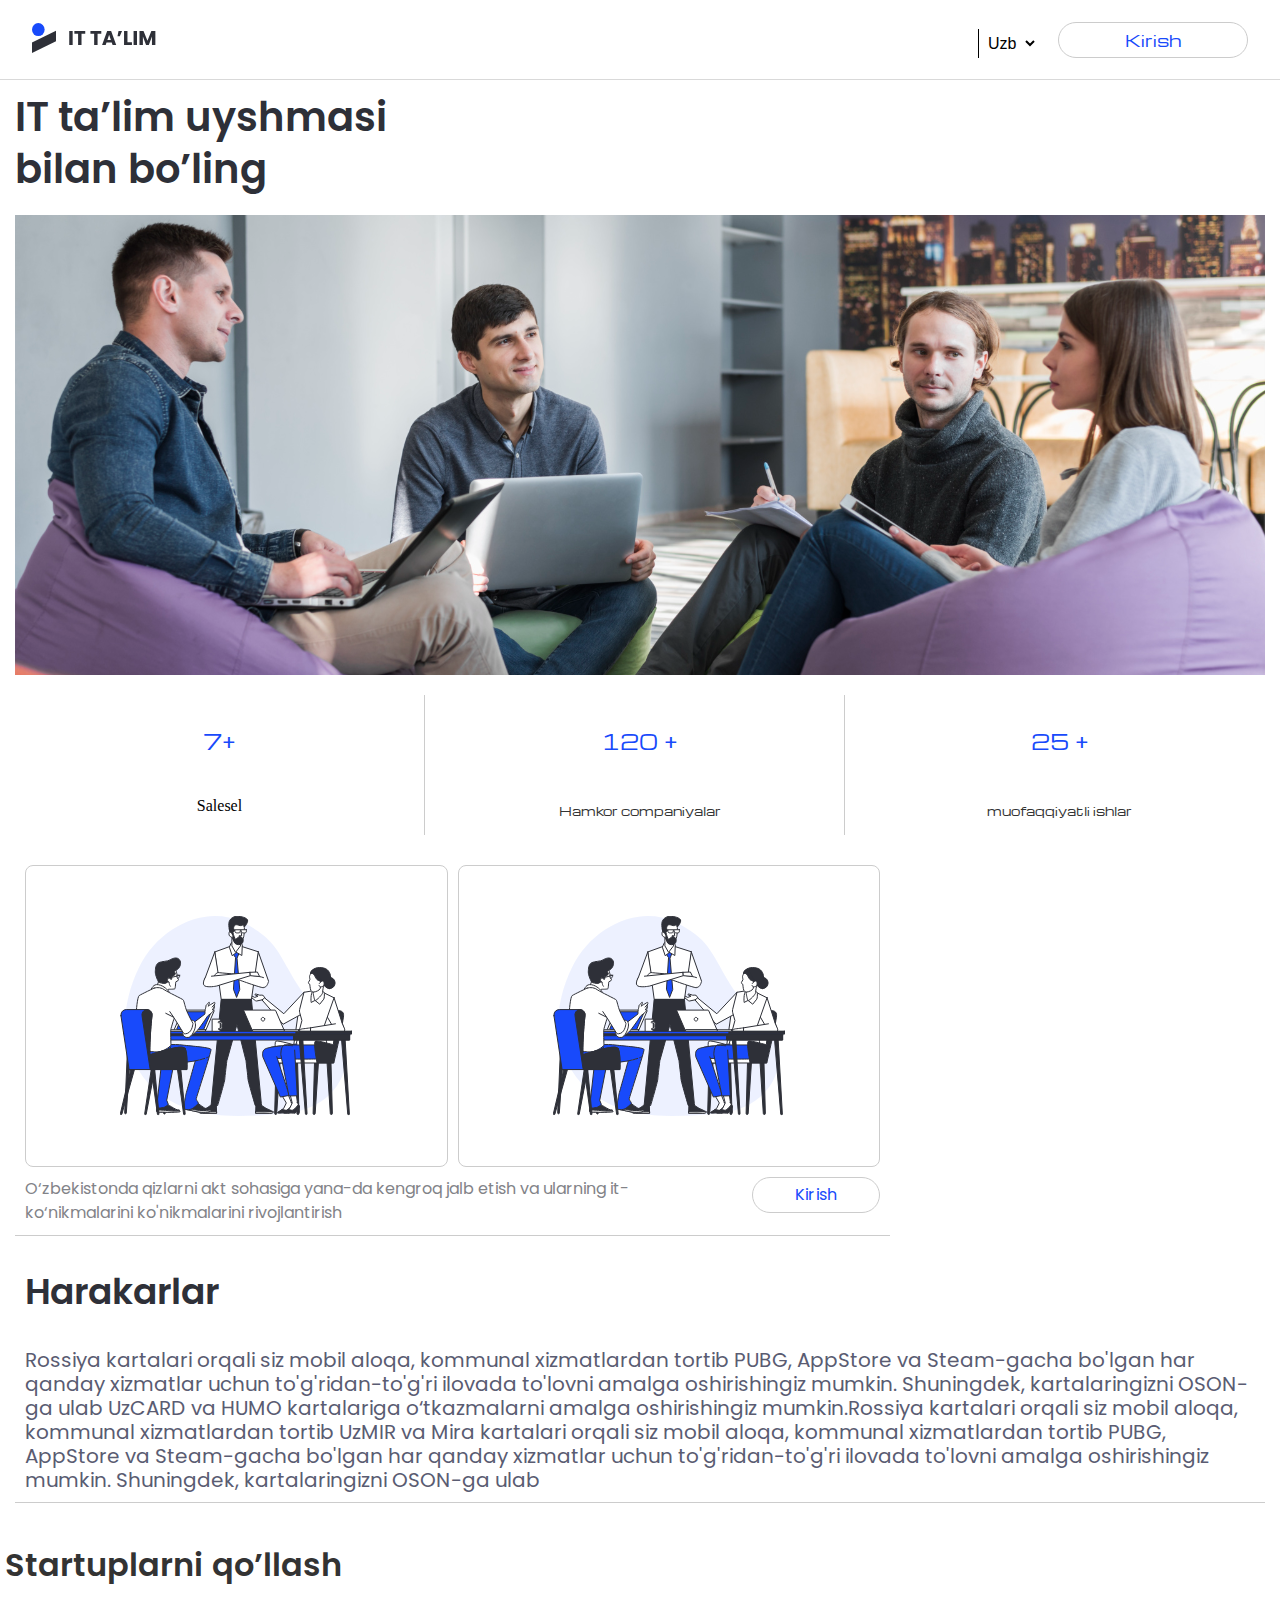
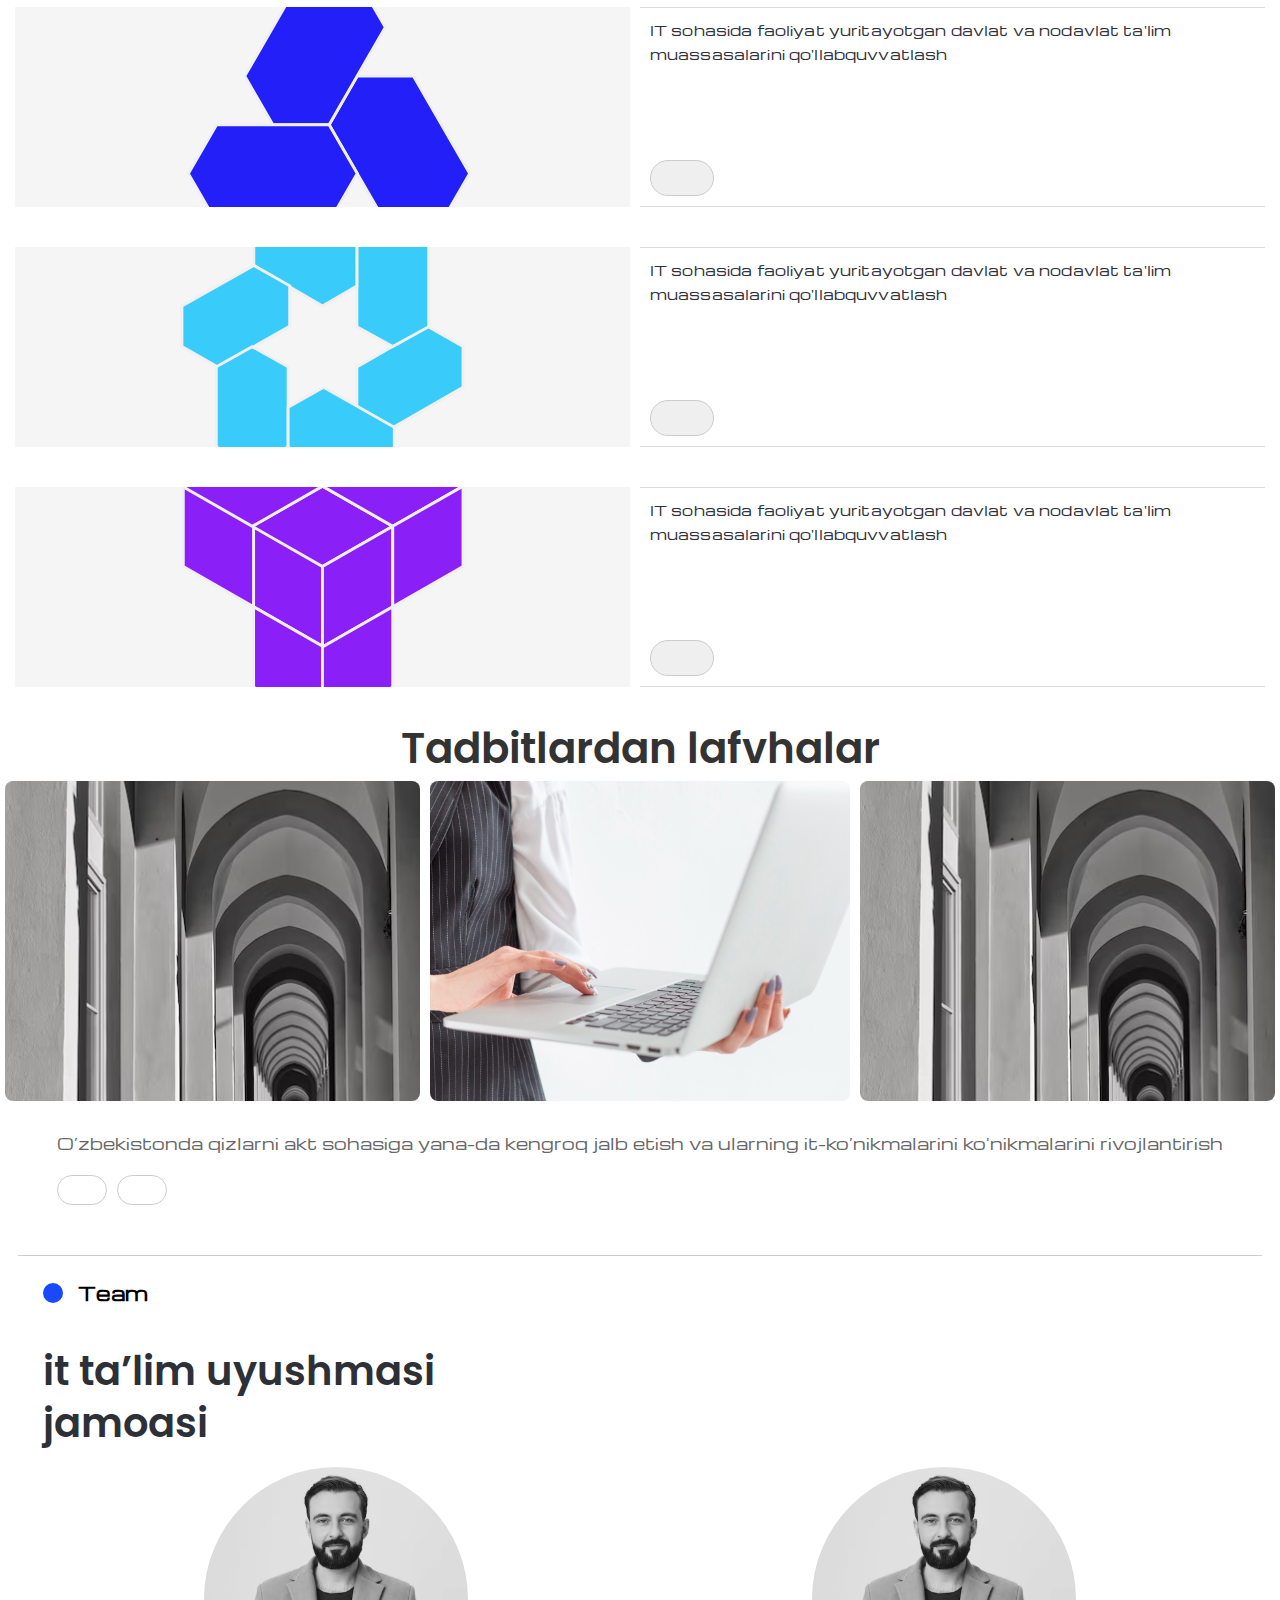
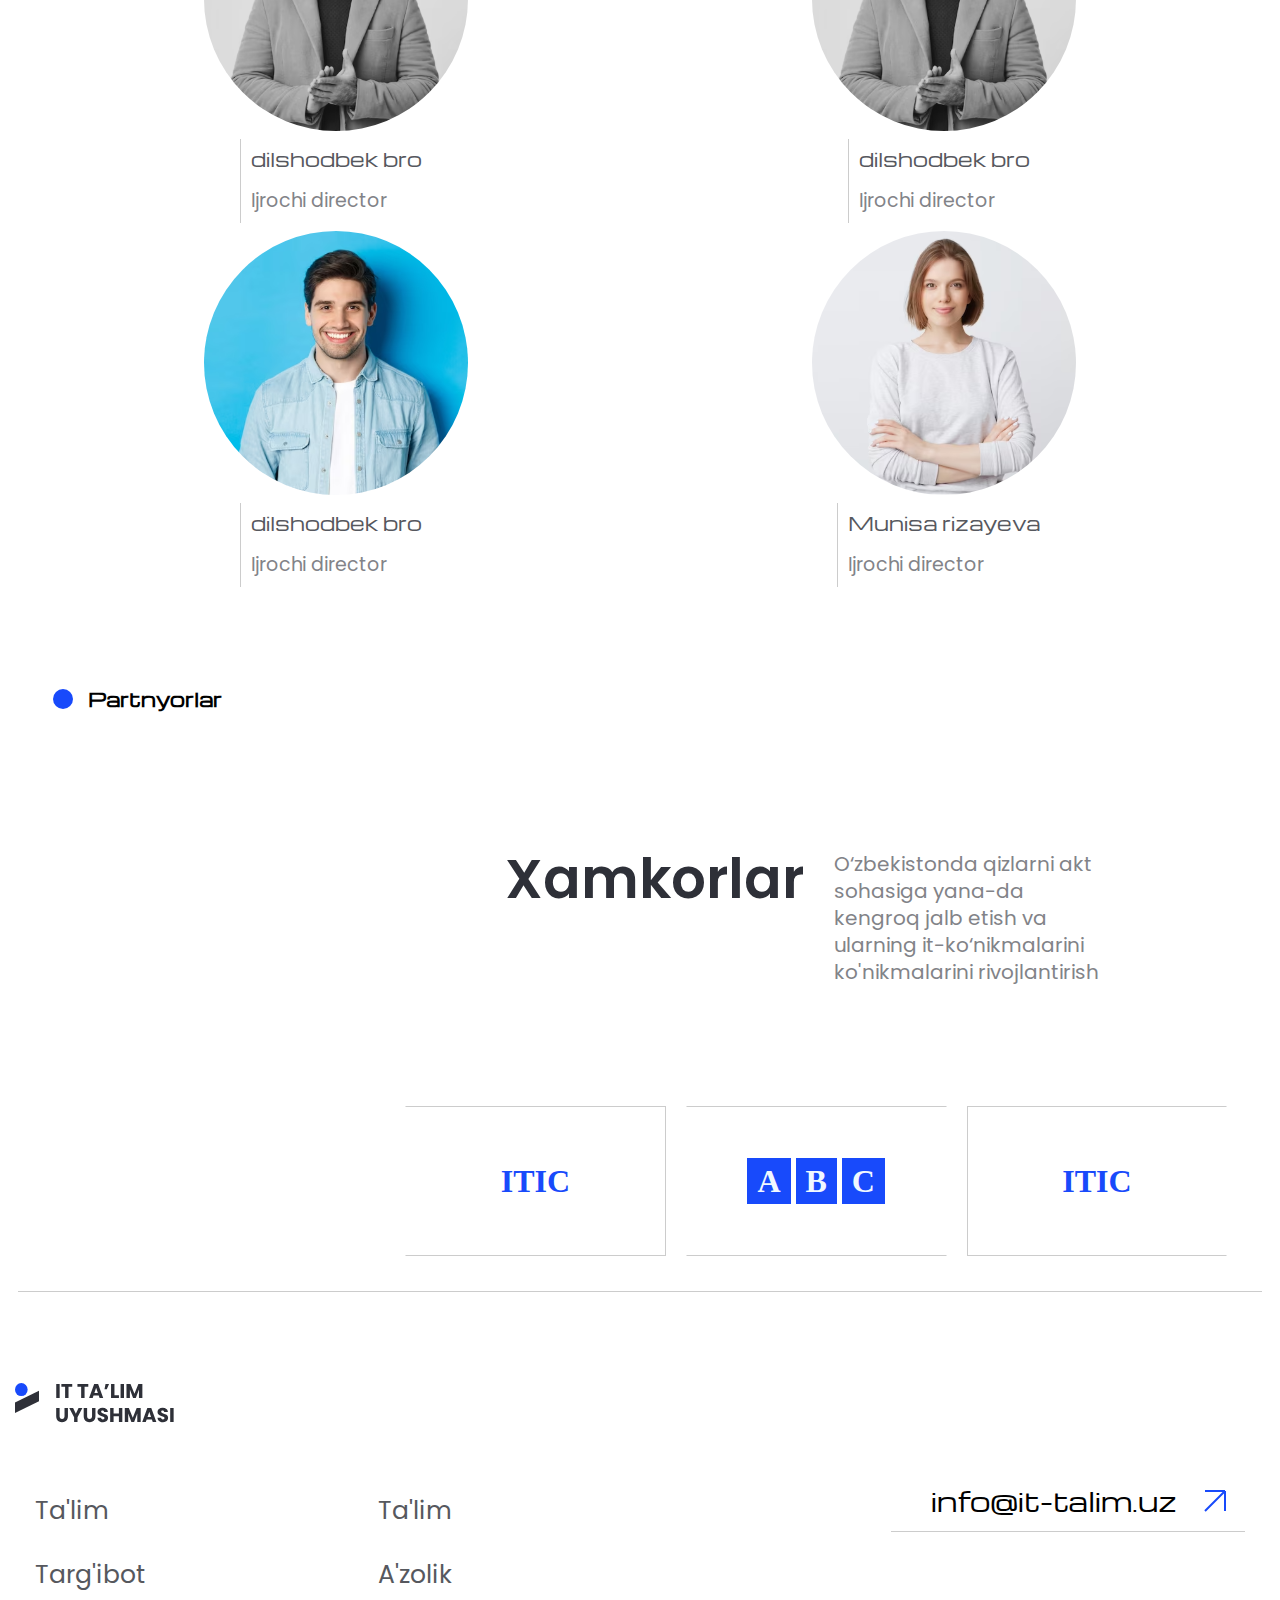
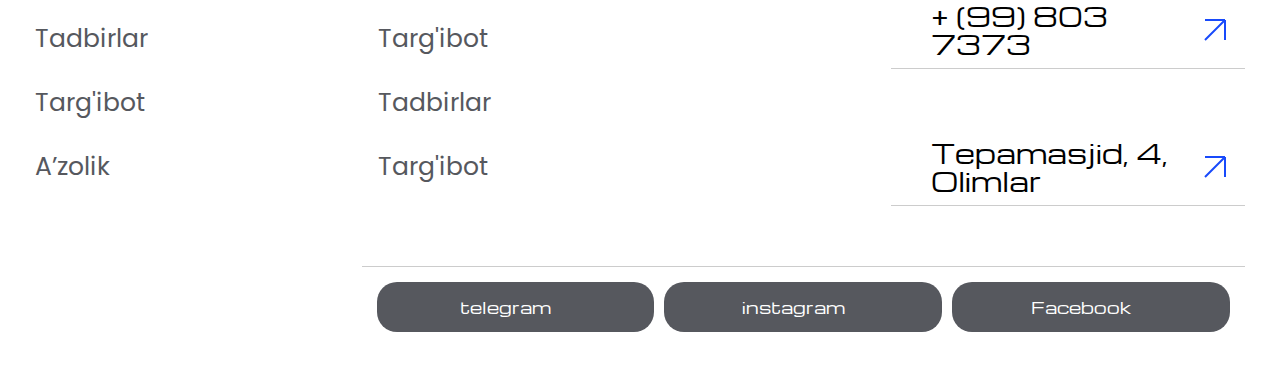
<file: scss/pages/second.html>
<!DOCTYPE html>
<html lang="en">
<head>
    <meta charset="UTF-8">
    <meta name="viewport" content="width=device-width, initial-scale=1.0">
    <title>Second</title>
    <link rel="stylesheet" href="https://cdnjs.cloudflare.com/ajax/libs/font-awesome/6.5.2/css/all.min.css" integrity="sha512-SnH5WK+bZxgPHs44uWIX+LLJAJ9/2PkPKZ5QiAj6Ta86w+fsb2TkcmfRyVX3pBnMFcV7oQPJkl9QevSCWr3W6A==" crossorigin="anonymous" referrerpolicy="no-referrer" />
    <link rel="stylesheet" href="../../css/style.min.css">
</head>
<body>
    <header class="header">
        <nav class="header-nav">
            <div class="header-logo">
               <a href="../../index.html" target="_blank"> <img src="../../img/Frame 48097439.svg" ></a>
            </div>
            <div class="header-right">
                <ul class="header-list ">
                    <li class="header__item"><a href="#about" class="header_link">About</a></li>
                    <li class="header__item"><a href="#maqsad"  class="header_link">Maqsadimiz</a></li>
                    <li class="header__item"><a href="#talim"  class="header_link">Ta'lim</a></li>
                    <li class="header__item"><a href="#" class="header_link">Imkoniyat</a></li>
                    <li class="header__item"><a href="./third.html" target="_blank" class="header_link">A’zolik</a></li>
                    <li class="header__item"><a href="./four.html" target="_blank" class="header_link">Profile</a></li>
                </ul>
            </div>
            <div class="header-bars">
                <div class="header-select">
                    <select name="cars" id="cars">
                        <option value="volvo">Uzb</option>
                        <option value="saab">Eng</option>
                        <option value="opel">Rus</option>
                      </select>
                </div>
                <button class="header-bars-btn">Kirish <span><i class="fa-solid fa-plus"></i></span></button>
               <span class="barses"> <i class="fa-solid fa-bars"></i></span>
            </div>
        </nav>
           </header>
           <div class="" id="overplay"></div>
<main class="main">
<section class="begin">
<div class="begin-items">
    <h2>IT ta’lim uyshmasi <br> bilan bo’ling</h2>
    <div class="begin-img">
        <img src="../../img/odam.svg" >
    </div>
    <div class="begin-cards">
        <div class="begin-cards-card">
            <h1>7+</h1>
            <p>Salesel</p>
        </div>
        <div class="begin-cards-card">
            <h1>120 +</h1>
            <h3>Hamkor  companiyalar</h3>
        </div>
        <div class="begin-cards-card" style="border-right: 1px solid transparent;">
            <h1>25 +</h1>
            <h3>muofaqqiyatli ishlar</h3>
        </div>
    </div>
</div>
<div class="begin-img-item" id="about">
    <div class="bic-cards">
<div class="bic-cards-card">
    <img src="../../img/fg.svg" >
</div>
<div class="bic-cards-card">
    <img src="../../img/fg.svg" >
</div>
    </div>
    <div class="bic-text">
      <div class="bic-text-title">
        <h4>
            O‘zbekistonda qizlarni akt sohasiga yana-da kengroq jalb etish va ularning it-ko‘nikmalarini ko'nikmalarini rivojlantirish 
        </h4>
      </div>
        <button>
            Kirish
        </button>
    </div>
</div>
<div class="movements">
    <h2>Harakarlar</h2>
    <p>Rossiya kartalari orqali siz mobil aloqa, kommunal xizmatlardan tortib PUBG, AppStore va Steam-gacha bo'lgan har qanday xizmatlar uchun to'g'ridan-to'g'ri ilovada to'lovni amalga oshirishingiz mumkin. Shuningdek, kartalaringizni OSON-ga ulab UzCARD va HUMO kartalariga o‘tkazmalarni amalga oshirishingiz mumkin.Rossiya kartalari orqali siz mobil aloqa, kommunal xizmatlardan tortib 
        UzMIR va Mira kartalari orqali siz mobil aloqa, kommunal xizmatlardan tortib PUBG, AppStore va Steam-gacha bo'lgan har qanday xizmatlar uchun to'g'ridan-to'g'ri ilovada to'lovni amalga oshirishingiz mumkin. Shuningdek, kartalaringizni OSON-ga ulab  </p>
</div>
</section>

<section class="startup" id="maqsad">
<div class="startupe">
    <div class="startup-items">
    <h2>Startuplarni qo’llash</h2>
    <div class="startup-card">
        <img src="../../img/star.svg" >
       <div class="startup-card-text">
        <h3>IT sohasida faoliyat yuritayotgan davlat va nodavlat ta'lim muassasalarini qo'llabquvvatlash</h3>
        <button><i class="fa-solid fa-arrow-right"></i></button>
       </div>
    </div>
    <div class="startup-card">
        <img src="../../img/star2.svg" >
        <div class="startup-card-text">
            <h3>IT sohasida faoliyat yuritayotgan davlat va nodavlat ta'lim muassasalarini qo'llabquvvatlash</h3>
            <button><i class="fa-solid fa-arrow-right"></i></button>
           </div>
           </div>
    <div class="startup-card">
        <img src="../../img/star3.svg" >
        <div class="startup-card-text">
            <h3>IT sohasida faoliyat yuritayotgan davlat va nodavlat ta'lim muassasalarini qo'llabquvvatlash</h3>
            <button><i class="fa-solid fa-arrow-right"></i></button>
           </div>
    </div>
</div>
</div>
</section>
<section class="tadbits" id="talim">
<h2>Tadbitlardan lafvhalar</h2>
<div class="tadbits-img">
    <img src="../../img/tadbits.svg" class="tadbits-img-1">
    <img src="../../img/tadbits-2.svg"class="tadbits-img-2" >
    <img src="../../img/tadbits.svg" class="tadbits-img-1">
</div>
<div class="tadbits-text">
    <p>O‘zbekistonda qizlarni akt sohasiga yana-da kengroq jalb etish va ularning it-ko‘nikmalarini ko'nikmalarini rivojlantirish </p>
    <div class="tadbits-text-button">
        <button><i class="fa-solid fa-arrow-left"></i></button>
        <button><i class="fa-solid fa-arrow-right"></i></button>
    </div>
</div>
</section>
<section class="second-team">
    <div class="second-team-link">
        <div class="kuk"></div>
        <h3>Team</h3>
    </div>
<div class="second-team-items">
    <h2>it ta’lim uyushmasi <br> jamoasi</h2>
    <div class="second-team-cards">
        <div class="second-team-card">
            <img src="../../img/dilmurod.svg" >
            <div class="team-card-text">
                <h2>dilshodbek bro</h2>
                <h3>Ijrochi director</h3>
            </div>
        </div>
        <div class="second-team-card">
            <img src="../../img/dilmurod.svg" >
            <div class="team-card-text">
                <h2>dilshodbek bro</h2>
                <h3>Ijrochi director</h3>
            </div>
        </div>
        <div class="second-team-card">
            <img src="../../img/ja.svg" >
            <div class="team-card-text">
                <h2>dilshodbek bro</h2>
                <h3>Ijrochi director</h3>
            </div>
        </div>
        <div class="second-team-card">
            <img src="../../img/women.svg" >
            <div class="team-card-text">
                <h2>Munisa rizayeva</h2>
                <h3>Ijrochi director</h3>
            </div>
        </div>
    </div>
</div>
</section>
<section class="Partners">
    <div class="Partners-link">
        <div class="kuk"></div>
        <h3>Partnyorlar</h3>
    </div>
   <div class="pit">
    <div class="Partners-items">
        <div class="Partners-items-text">
            <h2>Xamkorlar</h2>
            <h3>O‘zbekistonda qizlarni akt sohasiga yana-da <br> kengroq jalb etish va ularning it-ko‘nikmalarini <br> ko'nikmalarini rivojlantirish </h3>
        </div>
        <div class="Partners-items-cards">
<div class="pic-card" id="pc-1">
    <h1>ITIC</h1>
</div>
<div class="pic-card " id="pc-2">
    <h2>A</h2>
    <h2>B</h2>
    <h2>C</h2>
</div>
<div class="pic-card" id="pc-3">
    <h1>ITIC</h1>
</div>
        </div>
    </div>
   </div>
</section>
<footer class="footer">
    <div class="footer-logo">
        <a href="#"><img src="../../img/logo.svg" ></a>
    </div>
    <div class="footer-items">
        <div class="footer-flex">
            <div class="footer-right">
                <ul class="footer-list">
                    <li><a href="#">Ta'lim</a></li>
                    <li><a href="#">Targ'ibot</a></li>
                    <li><a href="#">Tadbirlar</a></li>
                    <li><a href="#">Targ'ibot</a></li>
                    <li><a href="#">A’zolik</a></li>
                </ul>
                <ul class="footer-list">
                    <li><a href="#">Ta'lim</a></li>
                    <li><a href="#">A'zolik</a></li>
                    <li><a href="#">Targ'ibot</a></li>
                    <li><a href="#">Tadbirlar</a></li>
                    <li><a href="#">Targ'ibot</a></li>
                </ul>
            </div>
            <div class="footer-info">
                <div class="footer-info-card">
                    <h2><span><i class="fa-regular fa-envelope"></i></span>info@it-talim.uz</h2>
                    <img src="../../img/nex.svg" >
                </div>
                <div class="footer-info-card">
                    <h2><span><i class="fa-solid fa-phone"></i></span>+ (99)  803  7373</h2>
                    <img src="../../img/nex.svg" >
                </div>
                <div class="footer-info-card">
                    <h2><span><i class="fa-solid fa-location-pin"></i></span>Tepamasjid, 4, Olimlar</h2>
                    <img src="../../img/nex.svg" >
                </div>
            </div>
        </div>
        <div class="footer-icon">
            <button><a href="#https://t.me/https://t.me/SUKUNA0606">telegram <span><i class="fa-solid fa-arrow-up-long"></i></span></a></button>
            <button><a href="#https://www.instagram.com/xushnud070606">instagram <span><i class="fa-solid fa-arrow-up-long"></i></span></a></button>
            <button><a href="https://github.com/BegaliyevXushnud">Facebook <span><i class="fa-solid fa-arrow-up-long"></i></span></a></button>
        </div>
    </div>
       </footer>
</main>        



           <script src="../../Js/app.js"></script>
</body>
</html>
</file>
<file: css/style.min.css>
@import"https://fonts.googleapis.com/css2?family=Poppins:ital,wght@0,100;0,200;0,300;0,400;0,500;0,600;0,700;0,800;0,900;1,100;1,200;1,300;1,400;1,500;1,600;1,700;1,800;1,900&display=swap";@import"https://fonts.googleapis.com/css2?family=Michroma&family=Poppins:ital,wght@0,100;0,200;0,300;0,400;0,500;0,600;0,700;0,800;0,900;1,100;1,200;1,300;1,400;1,500;1,600;1,700;1,800;1,900&display=swap";@import"https://fonts.googleapis.com/css2?family=Poppins:ital,wght@0,100;0,200;0,300;0,400;0,500;0,600;0,700;0,800;0,900;1,100;1,200;1,300;1,400;1,500;1,600;1,700;1,800;1,900&display=swap";@import"https://fonts.googleapis.com/css2?family=Michroma&family=Poppins:ital,wght@0,100;0,200;0,300;0,400;0,500;0,600;0,700;0,800;0,900;1,100;1,200;1,300;1,400;1,500;1,600;1,700;1,800;1,900&display=swap";@import"https://fonts.googleapis.com/css2?family=Michroma&display=swap";@import"https://fonts.googleapis.com/css2?family=Michroma&family=Poppins:ital,wght@0,100;0,200;0,300;0,400;0,500;0,600;0,700;0,800;0,900;1,100;1,200;1,300;1,400;1,500;1,600;1,700;1,800;1,900&display=swap";@import"https://fonts.googleapis.com/css2?family=Michroma&display=swap";@import"https://fonts.googleapis.com/css2?family=Michroma&family=Poppins:ital,wght@0,100;0,200;0,300;0,400;0,500;0,600;0,700;0,800;0,900;1,100;1,200;1,300;1,400;1,500;1,600;1,700;1,800;1,900&display=swap";@import"https://fonts.googleapis.com/css2?family=Michroma&display=swap";@import"https://fonts.googleapis.com/css2?family=Michroma&family=Poppins:ital,wght@0,100;0,200;0,300;0,400;0,500;0,600;0,700;0,800;0,900;1,100;1,200;1,300;1,400;1,500;1,600;1,700;1,800;1,900&display=swap";@import"https://fonts.googleapis.com/css2?family=Michroma&display=swap";@import"https://fonts.googleapis.com/css2?family=Michroma&family=Poppins:ital,wght@0,100;0,200;0,300;0,400;0,500;0,600;0,700;0,800;0,900;1,100;1,200;1,300;1,400;1,500;1,600;1,700;1,800;1,900&display=swap";@import"https://fonts.googleapis.com/css2?family=Michroma&display=swap";@import"https://fonts.googleapis.com/css2?family=Michroma&family=Poppins:ital,wght@0,100;0,200;0,300;0,400;0,500;0,600;0,700;0,800;0,900;1,100;1,200;1,300;1,400;1,500;1,600;1,700;1,800;1,900&display=swap";@import"https://fonts.googleapis.com/css2?family=Michroma&display=swap";@import"https://fonts.googleapis.com/css2?family=Michroma&family=Poppins:ital,wght@0,100;0,200;0,300;0,400;0,500;0,600;0,700;0,800;0,900;1,100;1,200;1,300;1,400;1,500;1,600;1,700;1,800;1,900&display=swap";@import"https://fonts.googleapis.com/css2?family=Michroma&display=swap";@import"https://fonts.googleapis.com/css2?family=Michroma&family=Poppins:ital,wght@0,100;0,200;0,300;0,400;0,500;0,600;0,700;0,800;0,900;1,100;1,200;1,300;1,400;1,500;1,600;1,700;1,800;1,900&display=swap";@import"https://fonts.googleapis.com/css2?family=Michroma&display=swap";@import"https://fonts.googleapis.com/css2?family=Michroma&family=Poppins:ital,wght@0,100;0,200;0,300;0,400;0,500;0,600;0,700;0,800;0,900;1,100;1,200;1,300;1,400;1,500;1,600;1,700;1,800;1,900&display=swap";@import"https://fonts.googleapis.com/css2?family=Michroma&display=swap";@import"https://fonts.googleapis.com/css2?family=Michroma&family=Poppins:ital,wght@0,100;0,200;0,300;0,400;0,500;0,600;0,700;0,800;0,900;1,100;1,200;1,300;1,400;1,500;1,600;1,700;1,800;1,900&display=swap";@import"https://fonts.googleapis.com/css2?family=Michroma&display=swap";@import"https://fonts.googleapis.com/css2?family=Poppins:ital,wght@0,100;0,200;0,300;0,400;0,500;0,600;0,700;0,800;0,900;1,100;1,200;1,300;1,400;1,500;1,600;1,700;1,800;1,900&display=swap";@import"https://fonts.googleapis.com/css2?family=Poppins:ital,wght@0,100;0,200;0,300;0,400;0,500;0,600;0,700;0,800;0,900;1,100;1,200;1,300;1,400;1,500;1,600;1,700;1,800;1,900&display=swap";@import"https://fonts.googleapis.com/css2?family=Poppins:ital,wght@0,100;0,200;0,300;0,400;0,500;0,600;0,700;0,800;0,900;1,100;1,200;1,300;1,400;1,500;1,600;1,700;1,800;1,900&display=swap";@import"https://fonts.googleapis.com/css2?family=Michroma&family=Poppins:ital,wght@0,100;0,200;0,300;0,400;0,500;0,600;0,700;0,800;0,900;1,100;1,200;1,300;1,400;1,500;1,600;1,700;1,800;1,900&display=swap";@import"https://fonts.googleapis.com/css2?family=Michroma&display=swap";*{margin:0;padding:0;box-sizing:border-box;text-decoration:none;list-style:none}a{color:inherit}button{cursor:pointer}body{background-color:#fff}*{scroll-behavior:smooth}.header{width:100%;height:80px;background-color:#fff;display:flex;justify-content:center;top:0;left:0;align-items:center;position:fixed;border-bottom:1px solid #d9d9d9;z-index:2}.header .header-nav{width:95%;height:78px;background-color:#fff;display:flex;align-items:center;justify-content:space-between}.header .header-nav .header-bars{height:100%;font-size:30px;color:#000;display:flex;justify-content:space-between;align-items:center;gap:20px}.header .header-nav .header-bars-btn{display:none}.header .header-nav .header-select{display:none}.header .header-nav .barses{display:block}.header .header-list{background:linear-gradient(#D7D2CC, #00DBDE);position:fixed;top:80px;right:-100%;width:50%;height:100vh;display:flex;align-items:center;flex-direction:column;gap:20px;padding-top:20px}.header .header-list li a{font-size:24px;color:#fff}.header .header_toogle{right:0}@media(min-width: 1200px){.header .header-list{background:rgba(0,0,0,0);position:static;flex-direction:row}}@media(min-width: 680px){.header .header-nav .header-bars .header-bars-btn{display:block;width:190px;background:rgba(0,0,0,0);height:36px;border-radius:20px;border:1px solid #ccc;font-family:Michroma;font-size:16px;font-weight:400;line-height:24px;color:#184afb;transition:.5s}.header .header-nav .header-bars .header-bars-btn:hover{color:#ccc;background-color:#184afb}.header .header-nav .header-bars .header-select{display:block}.header .header-nav .header-bars .header-select select{padding:5px;background:rgba(0,0,0,0);font-size:16px;border:none;border-left:1px solid #000}.header .header-nav .header-bars .header-select select:active{border:none;border-left:1px solid #000}}@media(min-width: 1024px){.header .header-nav .header-bars .header-bars-btn{display:block;width:190px;background:rgba(0,0,0,0);height:36px;border-radius:20px;border:1px solid #ccc;font-family:Michroma;font-size:16px;font-weight:400;line-height:24px;color:#184afb;transition:.5s}.header .header-nav .header-bars .header-bars-btn:hover{color:#ccc;background-color:#184afb}.header .header-nav .header-bars .header-select{display:block}.header .header-nav .header-bars .header-select select{padding:5px;background:rgba(0,0,0,0);font-size:16px;border:none;border-left:1px solid #000}.header .header-nav .header-bars .header-select select:active{border:none;border-left:1px solid #000}}@media(min-width: 1200px){.barses{display:none !important}}@media(min-width: 1200px){.header-right{display:none}.header-right .header-list{display:flex;gap:30px}.header-right .header-list .header__item{font-family:Poppins;font-size:18px;font-weight:400;line-height:24px;text-align:left}.header-right .header-list .header__item .header_link{color:#828388;padding:10px 10px;border-bottom:1px solid rgba(0,0,0,0);transition:.5s}.header-right .header-list .header__item .header_link:hover{color:blue;border-bottom:1px solid blue}}@media(min-width: 1300px){.header-right{display:block !important;position:relative}.header-right .header-list{padding-top:0px;position:static;left:-100px}}@media(min-width: 1600px){.header-right{display:block !important;position:relative}.header-right .header-list{padding-top:0px;position:static;left:-100px}}@media(min-width: 1800px){.header-right{display:block !important;position:relative;left:-150px}}.overplay{position:fixed;top:80px;left:0;width:100%;height:100vh;-webkit-backdrop-filter:blur(5px);backdrop-filter:blur(5px);z-index:1}.hero{width:100%;height:auto;background-color:#fff;margin-top:.3cm;padding:10px;display:flex;flex-direction:column;gap:10px}.hero .hero-text{display:flex;flex-direction:column;gap:10px}.hero .hero-text .hero-title{font-family:Poppins;font-size:38px;font-weight:600;line-height:60px;text-align:left;color:#2e3038}.hero .hero-text .hero-desc{font-family:Poppins;font-size:16px;font-weight:400;line-height:24px;text-align:left;color:#828388}.hero .hero-img{width:100%;height:640px;overflow:hidden}.hero .hero-img img{width:100%;height:100%;-o-object-fit:cover;object-fit:cover;transition:.7s;border-radius:12px}.hero .hero-img img:hover{transform:scale(1.3)}@media(min-width: 1300px){.hero{width:100%;height:auto;display:flex;flex-direction:column;justify-content:space-between;padding:20px}.hero .hero-text{display:flex;flex-direction:row;align-items:center;gap:260px}.hero .hero-text .hero-title{font-family:Poppins;font-size:45px;font-weight:600;line-height:60px;text-align:left;color:#2e3038}.hero .hero-text .hero-text-desc{width:392px;height:72px;top:221px;left:726px;gap:0px;opacity:0px}.hero .hero-text .hero-text-desc .hero-desc{font-family:Poppins;font-size:20px;font-weight:400;line-height:24px;text-align:left;color:#828388}.hero .hero-img{width:100%;height:640px;overflow:hidden}.hero .hero-img img{width:100%;height:100%;-o-object-fit:cover;object-fit:cover;transition:.7s;border-radius:12px}.hero .hero-img img:hover{transform:scale(1.3)}}.about{width:98%;height:auto;margin:0 auto;border-bottom:1px solid #ccc;border-top:1px solid #ccc;display:flex;flex-direction:column;gap:40px;padding:10px}.about .about-link{display:flex;align-items:center;gap:15px;font-family:Michroma;font-size:16px;font-weight:400;line-height:24px;text-align:left}.about .about-link .kuk{width:20px;height:20px;border-radius:100%;background-color:#184afb}.about .about-item{display:flex;flex-direction:column;gap:30px}.about .about-item .about-item-text{display:flex;flex-direction:column;gap:20px}.about .about-item .about-item-text h1{font-family:Poppins;font-size:40px;font-weight:600;line-height:52px;text-align:left}.about .about-item .about-item-text h2{font-family:Poppins;font-size:16px;font-weight:400;line-height:24px;text-align:left}.about .about-item .about-item-text button{width:166px;height:36px;border-radius:20px;border:1px solid #ccc;font-family:Poppins;font-size:16px;font-weight:400;line-height:24px;letter-spacing:.01em;color:#184afb}.about .about-item .about-img{width:350px;height:400px;border-radius:8px;border:1px solid #000;display:flex;align-items:center;justify-content:center}@media(min-width: 900px){.about{width:98%;height:auto;margin:0 auto;margin-top:0cm;border-bottom:1px solid #ccc;border-top:1px solid #ccc;display:flex;flex-direction:column;gap:60px;padding:10px}.about .about-link{display:flex;align-items:center;gap:20px;font-size:25px}.about .about-link .kuk{width:25px;height:25px;border-radius:100%;background-color:#184afb}.about .about-item{display:flex;flex-direction:row;justify-content:space-evenly;gap:60px}.about .about-item .about-item-text{width:500px;display:flex;flex-direction:column;gap:30px}.about .about-item .about-item-text h1{font-family:Poppins;font-size:55px;font-weight:600;line-height:82px;text-align:left}.about .about-item .about-item-text h2{font-family:Poppins;font-size:18px;font-weight:400;line-height:24px;text-align:left}.about .about-item .about-item-text button{width:166px;height:36px;border-radius:20px;border:1px solid #ccc;font-family:Poppins;font-size:18px;font-weight:400;line-height:24px;letter-spacing:.01em;color:#184afb}.about .about-item .about-img{width:452px;height:430px;border-radius:8px;border:1px solid #000;display:flex;align-items:center;justify-content:center}}@media(min-width: 1450px){.about-item{justify-content:center}}.main{display:flex;flex-direction:column;width:100%;height:auto;gap:10px;padding:5px;margin-top:2cm;overflow:hidden;scroll-behavior:smooth}.goal{width:98%;height:auto;margin:0 auto;border-bottom:1px solid #ccc;display:flex;flex-direction:column;gap:40px;padding:10px}.goal .goal-link{display:flex;align-items:center;gap:15px;font-family:Michroma;font-size:16px;font-weight:400;line-height:24px;text-align:left}.goal .goal-link .kuk{width:20px;height:20px;border-radius:100%;background-color:#184afb}.goal .goal-items{display:flex;flex-direction:column;gap:20px}.goal .goal-items h2{font-family:Poppins;font-size:40px;font-weight:600;line-height:52px;text-align:left;color:#2e3038}.goal .goal-items .goal-items-desc{display:flex;flex-direction:column;gap:15px}.goal .goal-items .goal-items-desc .goal-items-img{width:321px;height:400px;background-color:#f5f5f5;border-radius:8px;display:flex;align-items:center;justify-content:center}.goal .goal-items .goal-items-desc .goal-items-cards{display:flex;flex-direction:column;gap:25px}.goal .goal-items .goal-items-desc .goal-items-cards .items-cards-card{width:auto;height:auto;border-bottom:1px solid #ccc;display:flex;gap:5px;justify-content:space-between;align-items:center;padding:5px}.goal .goal-items .goal-items-desc .goal-items-cards .items-cards-card h3{font-family:Michroma;font-size:14px;font-weight:400;line-height:24px;letter-spacing:.01em;text-align:left;color:#2e3038}.goal .goal-items .goal-items-desc .goal-items-cards .items-cards-card .gic-next{width:64px;height:36px;border-radius:20px;border:1px solid #ccc;display:flex;align-items:center;justify-content:center;font-size:20px;color:#184afb}@media(min-width: 920px){.goal{width:98%;height:auto;margin:0 auto;border-bottom:1px solid #ccc;display:flex;flex-direction:column;gap:40px;padding:10px}.goal .goal-link{display:flex;align-items:center;gap:15px;font-family:Michroma;font-size:16px;font-weight:400;line-height:24px;text-align:left}.goal .goal-link .kuk{width:20px;height:20px;border-radius:100%;background-color:#184afb}.goal .goal-items{display:flex;flex-direction:column;gap:20px}.goal .goal-items h2{font-family:Poppins;font-size:40px;font-weight:600;line-height:52px;text-align:left;color:#2e3038}.goal .goal-items .goal-items-desc{display:flex;flex-direction:row;gap:15px}.goal .goal-items .goal-items-desc .goal-items-img{width:321px;height:400px;background-color:#f5f5f5;border-radius:8px;display:flex;align-items:center;justify-content:center}.goal .goal-items .goal-items-desc .goal-items-cards{width:618px;display:flex;flex-direction:column;gap:35px}.goal .goal-items .goal-items-desc .goal-items-cards .items-cards-card{width:auto;height:auto;border-bottom:1px solid #ccc;display:flex;gap:35px;justify-content:space-between;align-items:center;padding:5px}.goal .goal-items .goal-items-desc .goal-items-cards .items-cards-card h3{font-family:Michroma;font-size:17px;font-weight:400;line-height:24px;letter-spacing:.01em;text-align:left;color:#2e3038}.goal .goal-items .goal-items-desc .goal-items-cards .items-cards-card .gic-next{width:64px;height:36px;border-radius:20px;border:1px solid #ccc;display:flex;align-items:center;justify-content:center;font-size:20px;color:#184afb}}@media(min-width: 1420px){.goal{width:98%;height:auto;margin:0 auto;border-bottom:1px solid #ccc;display:flex;flex-direction:column;gap:40px;padding:10px}.goal .goal-link{display:flex;align-items:center;gap:15px;font-family:Michroma;font-size:16px;font-weight:400;line-height:24px;text-align:left}.goal .goal-link .kuk{width:20px;height:20px;border-radius:100%;background-color:#184afb}.goal .goal-items{display:flex;flex-direction:column;gap:20px;margin-left:4cm}.goal .goal-items h2{font-family:Poppins;font-size:40px;font-weight:600;line-height:52px;text-align:left;color:#2e3038}.goal .goal-items .goal-items-desc{display:flex;flex-direction:row;gap:95px}.goal .goal-items .goal-items-desc .goal-items-img{width:321px;height:400px;background-color:#f5f5f5;border-radius:8px;display:flex;align-items:center;justify-content:center}.goal .goal-items .goal-items-desc .goal-items-cards{width:618px;display:flex;flex-direction:column;gap:35px}.goal .goal-items .goal-items-desc .goal-items-cards .items-cards-card{width:auto;height:auto;border-bottom:1px solid #ccc;display:flex;gap:35px;justify-content:space-between;align-items:center;padding:5px}.goal .goal-items .goal-items-desc .goal-items-cards .items-cards-card h3{font-family:Michroma;font-size:17px;font-weight:400;line-height:24px;letter-spacing:.01em;text-align:left;color:#2e3038}.goal .goal-items .goal-items-desc .goal-items-cards .items-cards-card .gic-next{width:64px;height:36px;border-radius:20px;border:1px solid #ccc;display:flex;align-items:center;justify-content:center;font-size:20px;color:#184afb}}@media(min-width: 1700px){.goal{width:98%;height:auto;margin:0 auto;border-bottom:1px solid #ccc;display:flex;flex-direction:column;gap:40px;padding:10px}.goal .goal-link{display:flex;align-items:center;gap:15px;font-family:Michroma;font-size:25px;font-weight:400;line-height:24px;text-align:left}.goal .goal-link .kuk{width:20px;height:20px;border-radius:100%;background-color:#184afb}.goal .goal-items{display:flex;flex-direction:column;gap:20px;margin-left:7cm}.goal .goal-items h2{font-family:Poppins;font-size:40px;font-weight:600;line-height:52px;text-align:left;color:#2e3038}.goal .goal-items .goal-items-desc{display:flex;flex-direction:row;gap:95px}.goal .goal-items .goal-items-desc .goal-items-img{width:321px;height:440px;background-color:#f5f5f5;border-radius:8px;display:flex;align-items:center;justify-content:center}.goal .goal-items .goal-items-desc .goal-items-cards{width:618px;display:flex;flex-direction:column;gap:35px}.goal .goal-items .goal-items-desc .goal-items-cards .items-cards-card{width:auto;height:auto;border-bottom:1px solid #ccc;display:flex;gap:35px;justify-content:space-between;align-items:center;padding:5px}.goal .goal-items .goal-items-desc .goal-items-cards .items-cards-card h3{font-family:Michroma;font-size:18px;font-weight:400;line-height:24px;letter-spacing:.01em;text-align:left;color:#2e3038}.goal .goal-items .goal-items-desc .goal-items-cards .items-cards-card .gic-next{width:64px;height:36px;border-radius:20px;border:1px solid #ccc;display:flex;align-items:center;justify-content:center;font-size:20px;color:#184afb}}.education{width:98%;height:auto;margin:0 auto;border-bottom:1px solid #ccc;display:flex;flex-direction:column;gap:40px;padding:10px}.education .education-link{display:flex;align-items:center;gap:15px;font-family:Michroma;font-size:16px;font-weight:400;line-height:24px;text-align:left}.education .education-link .kuk{width:20px;height:20px;border-radius:100%;background-color:#184afb}.education .education-title{font-family:Poppins;font-size:40px;font-weight:600;line-height:52px;text-align:center}.education .education-cards{display:flex;flex-direction:column;align-items:center;gap:10px}@media(min-width: 800px){.education .education-cards{flex-direction:row;align-items:stretch;gap:10px}}.education .education-cards .education-cards-card{width:95%;height:auto;border-radius:12px;border:1px solid #ccc;display:flex;flex-direction:column;padding:30px;gap:30px}@media(min-width: 800px){.education .education-cards .education-cards-card{flex:1}}.education .education-cards .education-cards-card h3{font-family:Michroma;font-size:16px;font-weight:400;line-height:24px;text-align:left;color:#2e3038}.education .education-cards .education-cards-card img{width:100%;height:auto;-o-object-fit:cover;object-fit:cover}.education .education-cards .education-cards-card h4{font-family:Poppins;font-size:16px;font-weight:400;line-height:24px;text-align:left;color:rgba(46,48,56,.6)}.education .education-cards .education-cards-card h2{font-family:Poppins;font-size:16px;font-weight:400;line-height:24px;cursor:pointer;letter-spacing:.01em;text-align:left;color:#184afb;display:flex;gap:15px}@media(min-width: 802px){.education .education-link{font-size:25px}}.Opportunities{width:98%;height:auto;margin:0 auto;border-bottom:1px solid #ccc;display:flex;flex-direction:column;gap:40px;padding:15px}.Opportunities .Opportunities-link{display:flex;align-items:center;gap:15px;font-family:Michroma;font-size:16px;font-weight:400;line-height:24px;text-align:left}.Opportunities .Opportunities-link .kuk{width:20px;height:20px;border-radius:100%;background-color:#184afb}.Opportunities .Opportunities-items{width:100%;height:auto;display:flex;flex-direction:column}.Opportunities .Opportunities-items h2{font-family:Poppins;font-size:40px;font-weight:600;line-height:52px;text-align:left;color:#2e3038}.Opportunities .Opportunities-items .Opportunities-items-cards{display:flex;flex-direction:column;gap:15px}.Opportunities .Opportunities-items .Opportunities-items-cards .Opportunities-items-cards-card{height:auto;padding:10px;border-bottom:1px solid #d9d9d9;display:flex;flex-direction:column;gap:15px}.Opportunities .Opportunities-items .Opportunities-items-cards .Opportunities-items-cards-card img{width:72px;height:72px}.Opportunities .Opportunities-items .Opportunities-items-cards .Opportunities-items-cards-card h3{font-family:Michroma;font-size:16px;font-weight:400;line-height:24px;text-align:left;color:rgba(46,48,56,.6)}@media(min-width: 820px){.Opportunities{width:98%;height:auto;margin:0 auto;border-bottom:1px solid #ccc;display:flex;flex-direction:column;gap:40px;padding:10px}.Opportunities .Opportunities-link{display:flex;align-items:center;gap:15px;font-family:Michroma;font-size:25px;font-weight:400;line-height:24px;text-align:left}.Opportunities .Opportunities-link .kuk{width:20px;height:20px;border-radius:100%;background-color:#184afb}.Opportunities .Opportunities-items{width:100%;height:auto;display:flex;flex-direction:column;justify-content:end}.Opportunities .Opportunities-items h2{font-family:Poppins;font-size:45px;font-weight:600;line-height:52px;color:#2e3038}.Opportunities .Opportunities-items .Opportunities-items-cards{display:flex;flex-direction:row;justify-content:end;gap:15px}.Opportunities .Opportunities-items .Opportunities-items-cards .Opportunities-items-cards-card{height:auto;padding:10px;border-bottom:1px solid #d9d9d9;display:flex;flex-direction:column;gap:15px}.Opportunities .Opportunities-items .Opportunities-items-cards .Opportunities-items-cards-card img{width:102px;height:102px}.Opportunities .Opportunities-items .Opportunities-items-cards .Opportunities-items-cards-card h3{font-family:Michroma;font-size:16px;font-weight:400;line-height:24px;text-align:left;color:rgba(46,48,56,.6)}}@media(min-width: 1820px){.Opportunities{width:98%;height:auto;margin:0 auto;border-bottom:1px solid #ccc;display:flex;flex-direction:column;gap:40px;padding:10px}.Opportunities .Opportunities-link{display:flex;align-items:center;gap:15px;font-family:Michroma;font-size:23px;font-weight:400;line-height:24px;text-align:left}.Opportunities .Opportunities-link .kuk{width:20px;height:20px;border-radius:100%;background-color:#184afb}.Opportunities .Opportunities-items{width:100%;height:auto;display:flex;flex-direction:column;justify-content:end;gap:35px}.Opportunities .Opportunities-items h2{font-family:Poppins;font-size:50px;font-weight:600;line-height:62px;color:#2e3038;margin-left:15cm}.Opportunities .Opportunities-items .Opportunities-items-cards{display:flex;flex-direction:row;justify-content:end;gap:20px}.Opportunities .Opportunities-items .Opportunities-items-cards .Opportunities-items-cards-card{height:auto;padding:10px;border-bottom:1px solid #d9d9d9;display:flex;flex-direction:column;gap:15px}.Opportunities .Opportunities-items .Opportunities-items-cards .Opportunities-items-cards-card img{width:112px;height:112px}.Opportunities .Opportunities-items .Opportunities-items-cards .Opportunities-items-cards-card h3{font-family:Michroma;font-size:16px;font-weight:400;line-height:24px;text-align:left;color:rgba(46,48,56,.6)}}.Opportunity{width:98%;height:auto;margin:0 auto;border-bottom:1px solid #ccc;display:flex;flex-direction:column;gap:40px;padding:15px}.Opportunity .Opportunity-link{display:flex;align-items:center;gap:15px;font-family:Michroma;font-size:16px;font-weight:400;line-height:24px;text-align:left}.Opportunity .Opportunity-link .kuk{width:20px;height:20px;border-radius:100%;background-color:#184afb}.Opportunity .Opportunity-items{width:100%;height:auto;display:flex;flex-direction:column;gap:10px}.Opportunity .Opportunity-items h2{font-family:Poppins;font-size:40px;font-weight:600;line-height:52px;text-align:left;color:#2e3038}.Opportunity .Opportunity-items .Opportunity-cards{width:100%;height:auto;display:grid;grid-template-columns:auto;grid-gap:20px;gap:10px}.Opportunity .Opportunity-items .Opportunity-cards .Opportunity-cards-card{width:100%;height:auto;background-color:#f5f5f5;display:grid;grid-template-columns:auto;grid-gap:20px;padding:20px}.Opportunity .Opportunity-items .Opportunity-cards .Opportunity-cards-card img{width:172px;height:120px}.Opportunity .Opportunity-items .Opportunity-cards .Opportunity-cards-card h3{font-family:Michroma;font-size:16px;font-weight:400;line-height:24px;text-align:left;color:#56585e;display:flex;flex-direction:column;gap:20px;align-items:end}.Opportunity .Opportunity-items .Opportunity-cards .Opportunity-cards-card h3 span{color:#184afb;font-size:25px}@media(min-width: 815px){.Opportunity{width:98%;height:auto;margin:0 auto;border-bottom:1px solid #ccc;display:flex;flex-direction:column;gap:40px;padding:15px}.Opportunity .Opportunity-link{display:flex;align-items:center;gap:15px;font-family:Michroma;font-size:16px;font-weight:400;line-height:24px;text-align:left}.Opportunity .Opportunity-link .kuk{width:20px;height:20px;border-radius:100%;background-color:#184afb}.Opportunity .Opportunity-items{width:100%;height:auto;display:flex;flex-direction:column;gap:10px}.Opportunity .Opportunity-items h2{font-family:Poppins;font-size:40px;font-weight:600;line-height:52px;text-align:left;color:#2e3038}.Opportunity .Opportunity-items .Opportunity-cards{width:100%;height:auto;display:grid;grid-template-columns:auto auto;grid-gap:20px;gap:10px}.Opportunity .Opportunity-items .Opportunity-cards .Opportunity-cards-card{width:100%;height:auto;background-color:#f5f5f5;display:grid;grid-template-columns:auto;grid-gap:20px;padding:20px}.Opportunity .Opportunity-items .Opportunity-cards .Opportunity-cards-card img{width:172px;height:120px}.Opportunity .Opportunity-items .Opportunity-cards .Opportunity-cards-card h3{font-family:Michroma;font-size:16px;font-weight:400;line-height:24px;text-align:left;color:#56585e;display:flex;flex-direction:column;gap:20px;align-items:end}.Opportunity .Opportunity-items .Opportunity-cards .Opportunity-cards-card h3 span{color:#184afb;font-size:25px}}@media(min-width: 1230px){.Opportunity{width:98%;height:auto;margin:0 auto;border-bottom:1px solid #ccc;display:flex;flex-direction:column;gap:40px;padding:15px}.Opportunity .Opportunity-link{display:flex;align-items:center;gap:15px;font-family:Michroma;font-size:16px;font-weight:400;line-height:24px;text-align:left}.Opportunity .Opportunity-link .kuk{width:20px;height:20px;border-radius:100%;background-color:#184afb}.Opportunity .Opportunity-items{width:100%;height:auto;display:flex;flex-direction:column;gap:20px}.Opportunity .Opportunity-items h2{font-family:Poppins;font-size:55px;font-weight:600;line-height:62px;margin-left:14.5cm;color:#2e3038}.Opportunity .Opportunity-items .Opportunity-cards{width:100%;height:auto;display:grid;grid-template-columns:auto auto;grid-gap:20px;gap:10px}.Opportunity .Opportunity-items .Opportunity-cards .Opportunity-cards-card{width:100%;height:auto;background-color:#f5f5f5;display:flex;flex-direction:column;justify-content:space-around;gap:50px;padding:20px}.Opportunity .Opportunity-items .Opportunity-cards .Opportunity-cards-card img{width:232px;height:150px}.Opportunity .Opportunity-items .Opportunity-cards .Opportunity-cards-card h3{font-family:Michroma;font-size:20px;font-weight:400;line-height:24px;text-align:left;color:#56585e;display:flex;flex-direction:row;gap:20px;align-items:center}.Opportunity .Opportunity-items .Opportunity-cards .Opportunity-cards-card h3 span{color:#184afb;font-size:40px}}.Options{width:98%;height:auto;margin:0 auto;border-bottom:1px solid #ccc;display:flex;flex-direction:column;gap:40px;padding:15px}.Options .Options-link{display:flex;align-items:center;gap:15px;font-family:Michroma;font-size:16px;font-weight:400;line-height:24px;text-align:left}.Options .Options-link .kuk{width:20px;height:20px;border-radius:100%;background-color:#184afb}.Options .Options-items{display:flex;flex-direction:column;gap:20px}.Options .Options-items h2{font-family:Poppins;font-size:40px;font-weight:600;line-height:52px;text-align:left;color:#2e3038}.Options .Options-items .Options-cards{width:100%;height:auto;display:flex;flex-direction:column;gap:10px}.Options .Options-items .Options-cards .Options-cards-card{display:flex;flex-direction:column;width:100%;height:auto;border:1px solid #ccc;padding:10px;gap:10px}.Options .Options-items .Options-cards .Options-cards-card .occ-img{width:auto;height:auto}.Options .Options-items .Options-cards .Options-cards-card .Options-card-text{display:flex;flex-direction:column;gap:30px;padding:1px}.Options .Options-items .Options-cards .Options-cards-card .Options-card-text h3{font-family:Michroma;font-size:16px;font-weight:400;line-height:28px;text-align:left;color:#2e3038}.Options .Options-items .Options-cards .Options-cards-card .Options-card-text h4{font-family:Poppins;font-size:16px;font-weight:400;line-height:24px;text-align:left;color:#828388}.Options .Options-items .Options-cards .Options-cards-card .Options-card-text button{width:166px;height:36px;border-radius:20px;border:1px solid #ccc;display:flex;justify-content:center;align-items:center;font-family:Poppins;background-color:rgba(0,0,0,0);font-size:16px;font-weight:400;line-height:24px;letter-spacing:.01em;text-align:left;color:#184afb}@media(min-width: 800px){.Options{width:98%;height:auto;margin:0 auto;border-bottom:1px solid #ccc;display:flex;flex-direction:column;gap:40px;padding:15px}.Options .Options-link{display:flex;align-items:center;gap:15px;font-family:Michroma;font-size:16px;font-weight:400;line-height:24px;text-align:left}.Options .Options-link .kuk{width:20px;height:20px;border-radius:100%;background-color:#184afb}.Options .Options-items{display:flex;flex-direction:column;gap:20px}.Options .Options-items h2{font-family:Poppins;font-size:40px;font-weight:600;line-height:52px;text-align:left;color:#2e3038}.Options .Options-items .Options-cards{width:100%;height:auto;display:flex;flex-direction:column;gap:10px}.Options .Options-items .Options-cards .Options-cards-card{display:flex;flex-direction:row;width:100%;height:auto;border:1px solid #ccc;padding:10px;gap:50px}.Options .Options-items .Options-cards .Options-cards-card .occ-img{width:auto;height:auto}.Options .Options-items .Options-cards .Options-cards-card .Options-card-text{display:flex;flex-direction:column;gap:30px;padding:1px}.Options .Options-items .Options-cards .Options-cards-card .Options-card-text h3{font-family:Michroma;font-size:16px;font-weight:400;line-height:28px;text-align:left;color:#2e3038}.Options .Options-items .Options-cards .Options-cards-card .Options-card-text h4{font-family:Poppins;font-size:16px;font-weight:400;line-height:24px;text-align:left;color:#828388}.Options .Options-items .Options-cards .Options-cards-card .Options-card-text button{width:166px;height:36px;border-radius:20px;border:1px solid #ccc;display:flex;justify-content:center;align-items:center;font-family:Poppins;font-size:16px;font-weight:400;line-height:24px;letter-spacing:.01em;text-align:left;color:#184afb}}@media(min-width: 1300px){.Options{width:98%;height:auto;margin:0 auto;border-bottom:1px solid #ccc;display:flex;flex-direction:column;gap:40px;padding:15px}.Options .Options-link{display:flex;align-items:center;gap:15px;font-family:Michroma;font-size:16px;font-weight:400;line-height:24px;text-align:left}.Options .Options-link .kuk{width:20px;height:20px;border-radius:100%;background-color:#184afb}.Options .Options-items{display:flex;flex-direction:column;gap:20px;align-items:end}.Options .Options-items h2{font-family:Poppins;font-size:55px;font-weight:600;line-height:62px;text-align:center;color:#2e3038}.Options .Options-items .Options-cards{width:60%;height:auto;display:flex;flex-direction:column;gap:10px}.Options .Options-items .Options-cards .Options-cards-card{display:flex;flex-direction:row;width:100%;height:auto;border:1px solid #ccc;padding:10px;gap:100px;align-items:center;justify-content:center}.Options .Options-items .Options-cards .Options-cards-card .occ-img{width:auto;height:auto}.Options .Options-items .Options-cards .Options-cards-card .Options-card-text{width:40%;display:flex;flex-direction:column;gap:30px;padding:1px}.Options .Options-items .Options-cards .Options-cards-card .Options-card-text h3{font-family:Michroma;font-size:16px;font-weight:400;line-height:28px;text-align:left;color:#2e3038}.Options .Options-items .Options-cards .Options-cards-card .Options-card-text h4{font-family:Poppins;font-size:16px;font-weight:400;line-height:24px;text-align:left;color:#828388}.Options .Options-items .Options-cards .Options-cards-card .Options-card-text button{width:166px;height:36px;border-radius:20px;border:1px solid #ccc;display:flex;justify-content:center;align-items:center;font-family:Poppins;font-size:16px;font-weight:400;line-height:24px;letter-spacing:.01em;text-align:left;color:#184afb}}.International{width:98%;height:auto;margin:0 auto;border-bottom:1px solid #ccc;display:flex;flex-direction:column;gap:40px;padding:15px}.International .International-link{display:flex;align-items:center;gap:15px;font-family:Michroma;font-size:16px;font-weight:400;line-height:24px;text-align:left}.International .International-link .kuk{width:20px;height:20px;border-radius:100%;background-color:#184afb}.International .International-items{display:flex;flex-direction:column;gap:10px}.International .International-items h3{font-family:Poppins;font-size:40px;font-weight:600;line-height:52px;text-align:left;color:#2e3038}.International .International-items .International-items-cards{display:flex;flex-direction:column;gap:10px}.International .International-items .International-items-cards .iic-card-img{width:100%;height:520px;border-radius:12px}.International .International-items .International-items-cards .iic-card-img img{width:100%;height:100%;-o-object-fit:cover;object-fit:cover;border-radius:12px}.International .International-items .International-items-cards .iic-text-card{width:100%;height:auto;display:flex;flex-direction:column;gap:5px}.International .International-items .International-items-cards .iic-text-card .itc-item{width:100%;height:auto;display:flex;flex-direction:column;border:1px solid #ccc;gap:100px;padding:20px}.International .International-items .International-items-cards .iic-text-card .itc-item .itc-item-text{width:100%;height:auto;display:flex;justify-content:space-between;align-items:center}.International .International-items .International-items-cards .iic-text-card .itc-item .itc-item-text h2{font-family:Michroma;font-size:19px;font-weight:400;line-height:24px;text-align:left;color:#56585e}.International .International-items .International-items-cards .iic-text-card button{width:160px;height:36px;border-radius:20px;border:none;background-color:#f5f5f5;font-family:Poppins;font-size:16px;font-weight:400;line-height:24px;text-align:center;color:#184afb}@media(min-width: 1000px){.International{width:98%;height:auto;margin:0 auto;border-bottom:1px solid #ccc;display:flex;flex-direction:column;gap:40px;padding:15px}.International .International-link{display:flex;align-items:center;gap:15px;font-family:Michroma;font-size:16px;font-weight:400;line-height:24px;text-align:left}.International .International-link .kuk{width:20px;height:20px;border-radius:100%;background-color:#184afb}.International .International-items{display:flex;flex-direction:column;gap:10px;align-items:center}.International .International-items h3{font-family:Poppins;font-size:50px;font-weight:600;line-height:62px;text-align:left;color:#2e3038}.International .International-items .International-items-cards{display:flex;flex-direction:row;width:100%;gap:10px;align-items:center}.International .International-items .International-items-cards .iic-card-img{width:80%;height:520px;border-radius:12px}.International .International-items .International-items-cards .iic-card-img img{width:100%;height:100%;-o-object-fit:cover;object-fit:cover;border-radius:12px}.International .International-items .International-items-cards .iic-text-card{width:20%;height:auto;display:flex;flex-direction:column;gap:10px}.International .International-items .International-items-cards .iic-text-card .itc-item{width:100%;height:auto;display:flex;flex-direction:column;border:1px solid #ccc;align-items:center;gap:90px;padding:37px}.International .International-items .International-items-cards .iic-text-card .itc-item .itc-item-text{width:100%;height:auto;display:flex;justify-content:space-between;align-items:center}.International .International-items .International-items-cards .iic-text-card .itc-item .itc-item-text h2{font-family:Michroma;font-size:15px;font-weight:400;line-height:24px;text-align:left;color:#56585e}.International .International-items .International-items-cards .iic-text-card button{width:160px;height:36px;border-radius:20px;border:none;background-color:#f5f5f5;font-family:Poppins;font-size:16px;font-weight:400;line-height:24px;text-align:center;color:#184afb}}@media(min-width: 1400px){.International{width:98%;height:auto;margin:0 auto;border-bottom:1px solid #ccc;display:flex;flex-direction:column;gap:40px;padding:15px}.International .International-link{display:flex;align-items:center;gap:15px;font-family:Michroma;font-size:20px;font-weight:400;line-height:24px;text-align:left}.International .International-link .kuk{width:20px;height:20px;border-radius:100%;background-color:#184afb}.International .International-items{display:flex;flex-direction:column;gap:10px;align-items:center}.International .International-items h3{font-family:Poppins;font-size:60px;font-weight:600;line-height:67px;text-align:left;color:#2e3038}.International .International-items .International-items-cards{display:flex;flex-direction:row;width:100%;gap:10px;align-items:center}.International .International-items .International-items-cards .iic-card-img{width:80%;height:520px;border-radius:12px}.International .International-items .International-items-cards .iic-card-img img{width:100%;height:100%;-o-object-fit:cover;object-fit:cover;border-radius:12px}.International .International-items .International-items-cards .iic-text-card{width:20%;height:auto;display:flex;flex-direction:column;gap:10px}.International .International-items .International-items-cards .iic-text-card .itc-item{width:100%;height:auto;display:flex;flex-direction:column;border:1px solid #ccc;align-items:start;gap:90px;padding:37px}.International .International-items .International-items-cards .iic-text-card .itc-item .itc-item-text{width:100%;height:auto;display:flex;justify-content:space-between;align-items:center}.International .International-items .International-items-cards .iic-text-card .itc-item .itc-item-text h2{font-family:Michroma;font-size:15px;font-weight:400;line-height:24px;text-align:left;color:#56585e}.International .International-items .International-items-cards .iic-text-card button{width:160px;height:36px;border-radius:20px;border:none;background-color:#f5f5f5;font-family:Poppins;font-size:16px;font-weight:400;line-height:24px;text-align:center;color:#184afb}}.Partners{width:98%;height:auto;margin:0 auto;border-bottom:1px solid #ccc;display:flex;flex-direction:column;gap:40px;padding:15px}.Partners .Partners-link{display:flex;align-items:center;gap:15px;font-family:Michroma;font-size:16px;font-weight:400;line-height:24px;text-align:left}.Partners .Partners-link .kuk{width:20px;height:20px;border-radius:100%;background-color:#184afb}.Partners .pit .Partners-items{display:flex;flex-direction:column;gap:20px}.Partners .pit .Partners-items .Partners-items-text{display:flex;flex-direction:column;gap:10px}.Partners .pit .Partners-items .Partners-items-text h2{font-family:Poppins;font-size:40px;font-weight:600;line-height:52px;text-align:left;color:#2e3038}.Partners .pit .Partners-items .Partners-items-text h3{font-family:Poppins;font-size:16px;font-weight:400;line-height:24px;text-align:left;color:#828388}.Partners .pit .Partners-items .Partners-items-cards{display:flex;flex-direction:column;gap:10px}.Partners .pit .Partners-items .Partners-items-cards .pic-card{width:100%;height:100px;border-top:1px solid #ccc;border-bottom:1px solid #ccc;border-left:1px solid #ccc;border-right:1px solid #ccc;display:flex;align-items:center;justify-content:center;gap:5px}.Partners .pit .Partners-items .Partners-items-cards .pic-card h1{font-family:Montserrat;font-size:32px;font-weight:700;line-height:36px;text-align:left;color:#184afb}.Partners .pit .Partners-items .Partners-items-cards .pic-card h2{padding:5px 10px;background-color:#184afb;font-family:Montserrat;font-size:32px;font-weight:700;line-height:36px;text-align:left;color:#f0f8ff}@media(min-width: 1000px){.Partners{width:98%;height:auto;margin:0 auto;border-bottom:1px solid #ccc;display:flex;flex-direction:column;gap:40px;padding:35px}.Partners .Partners-link{display:flex;align-items:center;gap:15px;font-family:Michroma;font-size:16px;font-weight:400;line-height:24px;text-align:left}.Partners .Partners-link .kuk{width:20px;height:20px;border-radius:100%;background-color:#184afb}.Partners .pit{display:flex;justify-content:end}.Partners .pit .Partners-items{width:70%;display:flex;flex-direction:column;gap:20px}.Partners .pit .Partners-items .Partners-items-text{display:flex;flex-direction:row;justify-content:space-between;gap:30px;padding:100px}.Partners .pit .Partners-items .Partners-items-text h2{font-family:Poppins;font-size:55px;font-weight:600;line-height:56px;text-align:left;color:#2e3038}.Partners .pit .Partners-items .Partners-items-text h3{font-family:Poppins;font-size:20px;font-weight:400;line-height:27px;text-align:left;color:#828388}.Partners .pit .Partners-items .Partners-items-cards{display:flex;flex-direction:row;gap:20px}.Partners .pit .Partners-items .Partners-items-cards #pc-1{border-top:1px solid #ccc;border-bottom:1px solid #ccc;border-left:1px solid rgba(0,0,0,0);border-right:1px solid #ccc}.Partners .pit .Partners-items .Partners-items-cards #pc-2{border-top:1px solid #ccc;border-bottom:1px solid #ccc;border-left:1px solid rgba(0,0,0,0);border-right:1px solid rgba(0,0,0,0)}.Partners .pit .Partners-items .Partners-items-cards #pc-3{border-top:1px solid #ccc;border-bottom:1px solid #ccc;border-left:1px solid #ccc;border-right:1px solid rgba(0,0,0,0)}.Partners .pit .Partners-items .Partners-items-cards .pic-card{width:100%;height:150px;border-top:1px solid #ccc;border-bottom:1px solid #ccc;border-left:1px solid #ccc;border-right:1px solid #ccc;display:flex;align-items:center;justify-content:center;gap:5px}.Partners .pit .Partners-items .Partners-items-cards .pic-card h1{font-family:Montserrat;font-size:32px;font-weight:700;line-height:36px;text-align:left;color:#184afb}.Partners .pit .Partners-items .Partners-items-cards .pic-card h2{padding:5px 10px;background-color:#184afb;font-family:Montserrat;font-size:32px;font-weight:700;line-height:36px;text-align:left;color:#f0f8ff}}.Partneur{width:98%;height:auto;margin:0 auto;border-bottom:1px solid #ccc;display:flex;flex-direction:column;gap:40px;padding:15px}.Partneur .Partneur-link{display:flex;align-items:center;gap:15px;font-family:Michroma;font-size:16px;font-weight:400;line-height:24px;text-align:left}.Partneur .Partneur-link .kuk{width:20px;height:20px;border-radius:100%;background-color:#184afb}.Partneur .Partneur-item{width:100%;height:auto;display:flex;flex-direction:column;gap:10px}.Partneur .Partneur-item .Partneur-item-text{display:flex;flex-direction:column;gap:10px}.Partneur .Partneur-item .Partneur-item-text h2{font-family:Poppins;font-size:40px;font-weight:600;line-height:52px;text-align:left;color:#2e3038}.Partneur .Partneur-item .Partneur-item-text h3{font-family:Poppins;font-size:16px;font-weight:400;line-height:24px;text-align:left;color:#828388}.Partneur .Partneur-item .Partneur-item-cards{width:100%;height:auto;display:grid;grid-template-columns:auto}.Partneur .Partneur-item .Partneur-item-cards .Pi-cards-card{width:100%;height:auto;display:flex;flex-direction:column;gap:10px;border-bottom:1px solid #ccc;padding:10px}.Partneur .Partneur-item .Partneur-item-cards .Pi-cards-card img{width:100%;height:auto;-o-object-fit:cover;object-fit:cover}.Partneur .Partneur-item .Partneur-item-cards .Pi-cards-card h2{font-family:Michroma;font-size:16px;font-weight:400;line-height:24px;text-align:left;color:rgba(46,48,56,.6);display:flex;align-items:center;gap:15px}.Partneur .Partneur-item .Partneur-item-cards .Pi-cards-card h2 span{color:#184afb;font-size:23px}@media(min-width: 1000px){.Partneur{width:98%;height:auto;margin:0 auto;border-bottom:1px solid #ccc;display:flex;flex-direction:column;gap:40px;padding:15px}.Partneur .Partneur-link{display:flex;align-items:center;gap:23px;font-family:Michroma;font-size:16px;font-weight:400;line-height:24px;text-align:left}.Partneur .Partneur-link .kuk{width:20px;height:20px;border-radius:100%;background-color:#184afb}.Partneur .Partneur-item{width:100%;height:auto;display:flex;flex-direction:column;gap:15px}.Partneur .Partneur-item .Partneur-item-text{display:flex;flex-direction:row;justify-content:space-around;gap:10px}.Partneur .Partneur-item .Partneur-item-text h2{font-family:Poppins;font-size:45px;font-weight:600;line-height:56px;text-align:left;color:#2e3038}.Partneur .Partneur-item .Partneur-item-text h3{font-family:Poppins;font-size:19px;font-weight:400;line-height:27px;text-align:left;color:#828388}.Partneur .Partneur-item .Partneur-item-cards{width:100%;height:auto;display:grid;grid-template-columns:auto auto auto}.Partneur .Partneur-item .Partneur-item-cards .Pi-cards-card{width:100%;height:auto;display:flex;flex-direction:column;gap:10px;border-bottom:1px solid #ccc;padding:10px}.Partneur .Partneur-item .Partneur-item-cards .Pi-cards-card img{width:100%;height:auto;-o-object-fit:cover;object-fit:cover}.Partneur .Partneur-item .Partneur-item-cards .Pi-cards-card h2{font-family:Michroma;font-size:16px;font-weight:400;line-height:24px;text-align:left;color:rgba(46,48,56,.6);display:flex;align-items:center;justify-content:space-between}.Partneur .Partneur-item .Partneur-item-cards .Pi-cards-card h2 span{color:#184afb;font-size:32px}}.team{width:98%;height:auto;margin:0 auto;border-bottom:1px solid #ccc;display:flex;flex-direction:column;gap:40px;padding:25px}.team .team-link{display:flex;align-items:center;gap:15px;font-family:Michroma;font-size:16px;font-weight:400;line-height:24px;text-align:left}.team .team-link .kuk{width:20px;height:20px;border-radius:100%;background-color:#184afb}.team .tlk .team-items{width:100%;height:auto;display:flex;flex-direction:column;gap:30px}.team .tlk .team-items .team-text{width:100%;height:auto;display:flex;flex-direction:column;gap:16px}.team .tlk .team-items .team-text h2{font-family:Poppins;font-size:40px;font-weight:600;line-height:52px;text-align:left;color:#2e3038;text-transform:uppercase}.team .tlk .team-items .team-text button{width:190px;height:40px;border-radius:20px;display:flex;align-items:center;justify-content:center;gap:10px;border:1px;font-family:Poppins;font-size:16px;font-weight:400;line-height:24px;letter-spacing:.01em;text-align:left;color:#184afb}.team .tlk .team-items .team-cards{display:flex;flex-direction:column;align-items:center;gap:10px}.team .tlk .team-items .team-cards .team-cards-card{display:flex;flex-direction:column;align-items:center;gap:40px}.team .tlk .team-items .team-cards .team-cards-card img{width:440px;height:440px;-o-object-fit:cover;object-fit:cover}.team .tlk .team-items .team-cards .team-cards-card .tcc-text{height:auto;padding:15px;border-left:1px solid #ccc;display:flex;flex-direction:column;gap:10px}.team .tlk .team-items .team-cards .team-cards-card .tcc-text h2{font-family:Michroma;font-size:28px;font-weight:400;line-height:20px;text-align:left;color:#56585e}.team .tlk .team-items .team-cards .team-cards-card .tcc-text h3{font-family:Poppins;font-size:23px;font-weight:400;line-height:24px;text-align:left;color:#828388}@media(min-width: 1000px){.team{width:98%;height:auto;margin:0 auto;border-bottom:1px solid #ccc;display:flex;flex-direction:column;gap:40px;padding:25px}.team .team-link{display:flex;align-items:center;gap:15px;font-family:Michroma;font-size:16px;font-weight:400;line-height:24px;text-align:left}.team .team-link .kuk{width:20px;height:20px;border-radius:100%;background-color:#184afb}.team .tlk .team-items{width:100%;height:auto;display:flex;flex-direction:column;gap:30px}.team .tlk .team-items .team-text{width:100%;height:auto;display:flex;flex-direction:row;justify-content:space-between;gap:16px}.team .tlk .team-items .team-text h2{font-family:Poppins;font-size:40px;font-weight:600;line-height:52px;text-align:left;color:#2e3038;text-transform:uppercase}.team .tlk .team-items .team-text button{width:190px;height:40px;border-radius:20px;display:flex;align-items:center;justify-content:center;gap:10px;border:1px;font-family:Poppins;font-size:16px;font-weight:400;line-height:24px;letter-spacing:.01em;text-align:left;color:#184afb}.team .tlk .team-items .team-cards{display:flex;flex-direction:row;align-items:center;justify-content:space-between;gap:10px}.team .tlk .team-items .team-cards .team-cards-card{display:flex;flex-direction:column;align-items:center;gap:40px}.team .tlk .team-items .team-cards .team-cards-card img{width:100%;height:300px;-o-object-fit:cover;object-fit:cover}.team .tlk .team-items .team-cards .team-cards-card .tcc-text{height:auto;padding:10px;border-left:1px solid #ccc;display:flex;flex-direction:column;gap:10px}.team .tlk .team-items .team-cards .team-cards-card .tcc-text h2{font-family:Michroma;font-size:25px;font-weight:400;line-height:20px;text-align:left;color:#56585e}.team .tlk .team-items .team-cards .team-cards-card .tcc-text h3{font-family:Poppins;font-size:20px;font-weight:400;line-height:24px;text-align:left;color:#828388}}@media(min-width: 1500px){.team{width:98%;height:auto;margin:0 auto;border-bottom:1px solid #ccc;display:flex;flex-direction:column;gap:40px;padding:25px}.team .team-link{display:flex;align-items:center;gap:15px;font-family:Michroma;font-size:16px;font-weight:400;line-height:24px;text-align:left}.team .team-link .kuk{width:20px;height:20px;border-radius:100%;background-color:#184afb}.team .tlk{display:flex;flex-direction:column;align-items:end}.team .tlk .team-items{width:80%;height:auto;display:flex;flex-direction:column;gap:50px}.team .tlk .team-items .team-text{width:100%;height:auto;display:flex;flex-direction:row;justify-content:space-between;gap:0px}.team .tlk .team-items .team-text h2{font-family:Poppins;font-size:40px;font-weight:600;line-height:52px;text-align:left;color:#2e3038;text-transform:uppercase}.team .tlk .team-items .team-text button{width:190px;height:40px;border-radius:20px;display:flex;align-items:center;justify-content:center;gap:10px;border:1px;font-family:Poppins;font-size:16px;font-weight:400;line-height:24px;letter-spacing:.01em;text-align:left;color:#184afb}.team .tlk .team-items .team-cards{display:flex;flex-direction:row;align-items:center;justify-content:space-between;gap:0px}.team .tlk .team-items .team-cards .team-cards-card{display:flex;flex-direction:column;align-items:center;gap:40px}.team .tlk .team-items .team-cards .team-cards-card img{width:100%;height:340px;-o-object-fit:cover;object-fit:cover}.team .tlk .team-items .team-cards .team-cards-card .tcc-text{height:auto;padding:10px;border-left:1px solid #ccc;display:flex;flex-direction:column;gap:10px}.team .tlk .team-items .team-cards .team-cards-card .tcc-text h2{font-family:Michroma;font-size:25px;font-weight:400;line-height:20px;text-align:left;color:#56585e}.team .tlk .team-items .team-cards .team-cards-card .tcc-text h3{font-family:Poppins;font-size:20px;font-weight:400;line-height:24px;text-align:left;color:#828388}}.advertising{display:flex;flex-direction:column;gap:5px}.advertising img{width:100%;height:430px;-o-object-fit:cover;object-fit:cover;border-radius:12px}.advertising .advertising-text{width:100%;height:auto;display:flex;flex-direction:column;background-color:#f5f5f5;gap:20px}.advertising .advertising-text img{width:220px;height:150px}.advertising .advertising-text h2{font-family:Poppins;font-size:40px;font-weight:600;line-height:52px;text-align:left;color:#2e3038}.advertising .advertising-text .ad-text-desc{display:flex;flex-direction:column;gap:20px}.advertising .advertising-text .ad-text-desc h3{font-family:Poppins;font-size:16px;font-weight:400;line-height:24px;text-align:left;color:rgba(46,48,56,.6)}.advertising .advertising-text .ad-text-desc button{width:210px;height:36px;border-radius:20px;border:none;background-color:#184afb;font-family:Michroma;font-size:16px;font-weight:400;line-height:24px;color:#fff}.advertising .advertising-text .ad-text-desc button span{font-size:20px}@media(min-width: 1000px){.advertising{display:flex;flex-direction:row;gap:5px}.advertising img{width:30%;height:430px;-o-object-fit:cover;object-fit:cover;border-radius:12px}.advertising .advertising-text{width:70%;height:auto;display:flex;flex-direction:column;background-color:#f5f5f5;padding:30px;gap:20px}.advertising .advertising-text img{width:220px;height:120px}.advertising .advertising-text h2{font-family:Poppins;font-size:35px;font-weight:600;line-height:52px;text-align:left;color:#2e3038}.advertising .advertising-text .ad-text-desc{display:flex;flex-direction:row;justify-content:space-between;gap:20px}.advertising .advertising-text .ad-text-desc h3{font-family:Poppins;font-size:14px;font-weight:400;line-height:24px;text-align:left;color:rgba(46,48,56,.6)}.advertising .advertising-text .ad-text-desc button{width:210px;height:36px;border-radius:20px;border:none;background-color:#184afb;font-family:Michroma;font-size:16px;font-weight:400;line-height:24px;color:#fff}.advertising .advertising-text .ad-text-desc button span{font-size:20px}}@media(min-width: 1700px){.advertising{display:flex;flex-direction:row;gap:5px}.advertising img{width:30%;height:530px;-o-object-fit:cover;object-fit:cover;border-radius:12px}.advertising .advertising-text{width:70%;height:auto;display:flex;flex-direction:column;background-color:#f5f5f5;justify-content:space-around;padding:30px;gap:20px}.advertising .advertising-text img{width:250px;height:150px;-o-object-fit:cover;object-fit:cover}.advertising .advertising-text h2{font-family:Poppins;font-size:50px;font-weight:600;line-height:65px;text-align:left;color:#2e3038}.advertising .advertising-text .ad-text-desc{display:flex;flex-direction:row;justify-content:space-between;gap:20px}.advertising .advertising-text .ad-text-desc h3{font-family:Poppins;font-size:18px;font-weight:400;line-height:24px;text-align:left;color:rgba(46,48,56,.6)}.advertising .advertising-text .ad-text-desc button{width:210px;height:36px;border-radius:20px;border:none;background-color:#184afb;font-family:Michroma;font-size:16px;font-weight:400;line-height:24px;color:#fff}.advertising .advertising-text .ad-text-desc button span{font-size:20px}}.footer{width:100%;height:auto;margin:0 auto;display:flex;flex-direction:column;margin-top:1cm;padding:10px;gap:20px}.footer .footer-items{display:flex;flex-direction:column;gap:20px}.footer .footer-items .footer-right{display:flex;align-items:center;gap:30px}.footer .footer-items .footer-right .footer-list{display:flex;flex-direction:column;gap:24px}.footer .footer-items .footer-right .footer-list li{font-family:Poppins;font-size:20px;font-weight:400;line-height:24px;text-align:left;color:#56585e}.footer .footer-items .footer-info{width:100%;height:auto;display:flex;flex-direction:column;gap:10px}.footer .footer-items .footer-info .footer-info-card{width:100%;height:auto;display:flex;justify-content:space-between;align-items:center;border-bottom:1px solid #ccc;padding:10px}.footer .footer-items .footer-info .footer-info-card h2{font-family:Michroma;font-size:16px;font-weight:400;line-height:28px;gap:30px;display:flex;gap:30px}.footer .footer-items .footer-icon{width:100%;height:auto;display:flex;flex-direction:column;gap:10px;padding:15px}.footer .footer-items .footer-icon button{width:100%;height:50px;border-radius:20px;background-color:#56585e;border:none;display:flex;align-items:center;justify-content:center;gap:10px;font-family:Michroma;font-size:16px;font-weight:400;line-height:24px;text-align:center;color:#fff}@media(min-width: 800px){.footer{width:100%;height:auto;margin:0 auto;display:flex;flex-direction:column;margin-top:1cm;padding:10px;gap:20px}.footer .footer-items{display:flex;flex-direction:column;align-items:end;gap:20px}.footer .footer-items .footer-flex{display:flex;gap:100px}.footer .footer-items .footer-flex .footer-right{display:flex;align-items:center;gap:30px}.footer .footer-items .footer-flex .footer-right .footer-list{display:flex;flex-direction:column;gap:24px}.footer .footer-items .footer-flex .footer-right .footer-list li{font-family:Poppins;font-size:20px;font-weight:400;line-height:24px;text-align:left;color:#56585e}.footer .footer-items .footer-flex .footer-info{width:100%;height:auto;display:flex;flex-direction:column;gap:10px}.footer .footer-items .footer-flex .footer-info .footer-info-card{width:100%;height:auto;display:flex;justify-content:space-between;align-items:center;border-bottom:1px solid #ccc;padding:10px}.footer .footer-items .footer-flex .footer-info .footer-info-card h2{font-family:Michroma;font-size:16px;font-weight:400;line-height:28px;gap:30px;display:flex;gap:30px}.footer .footer-items .footer-icon{width:100%;height:auto;display:flex;flex-direction:row;justify-content:end;align-items:end;gap:10px;padding:15px}.footer .footer-items .footer-icon button{width:330px;height:50px;border-radius:20px;background-color:#56585e;border:none;display:flex;align-items:center;justify-content:center;gap:10px;font-family:Michroma;font-size:16px;font-weight:400;line-height:24px;text-align:center;color:#fff}}@media(min-width: 1200px){.footer{width:100%;height:auto;margin:0 auto;display:flex;flex-direction:column;margin-top:1cm;padding:10px;gap:20px}.footer .footer-items{display:flex;flex-direction:column;align-items:end;gap:60px;padding:20px}.footer .footer-items .footer-flex{display:flex;gap:400px}.footer .footer-items .footer-flex .footer-right{display:flex;align-items:center;gap:230px}.footer .footer-items .footer-flex .footer-right .footer-list{display:flex;flex-direction:column;gap:40px}.footer .footer-items .footer-flex .footer-right .footer-list li{font-family:Poppins;font-size:25px;font-weight:400;line-height:24px;text-align:left;color:#56585e;transition:.5s}.footer .footer-items .footer-flex .footer-right .footer-list li:hover{color:aqua}.footer .footer-items .footer-flex .footer-info{width:100%;height:auto;display:flex;flex-direction:column;gap:60px}.footer .footer-items .footer-flex .footer-info .footer-info-card{width:100%;height:auto;display:flex;justify-content:space-between;align-items:center;border-bottom:1px solid #ccc;padding:10px}.footer .footer-items .footer-flex .footer-info .footer-info-card h2{font-family:Michroma;font-size:26px;font-weight:400;line-height:28px;gap:30px;display:flex;gap:30px}.footer .footer-items .footer-icon{width:73%;height:auto;display:flex;flex-direction:row;justify-content:end;align-items:end;gap:10px;border-top:1px solid #ccc;padding:15px}.footer .footer-items .footer-icon button{width:430px;height:50px;border-radius:20px;background-color:#56585e;border:none;font-family:Michroma;font-size:16px;font-weight:400;line-height:24px;text-align:center;color:#fff;transition:.4s}.footer .footer-items .footer-icon button a{display:flex;align-items:center;justify-content:center;gap:20px}.footer .footer-items .footer-icon button:hover{background:rgba(0,0,0,0);border:1px solid #000;color:#56585e}}.main{display:flex;flex-direction:column;gap:40px}.begin{width:100%;height:auto;background-color:#fff;display:flex;flex-direction:column;gap:20px;padding:10px}.begin .begin-items{display:flex;flex-direction:column;gap:20px}.begin .begin-items h2{font-family:Poppins;font-size:40px;font-weight:600;line-height:52px;text-align:left;color:#2e3038}.begin .begin-items .begin-img{width:100%;height:460px}.begin .begin-items .begin-img img{width:100%;height:100%;-o-object-fit:cover;object-fit:cover}.begin .begin-items .begin-cards{display:flex;gap:10px}.begin .begin-items .begin-cards .begin-cards-card{width:33%;display:flex;flex-direction:column;height:auto;align-items:center;gap:20px;padding:20px;border-right:1px solid #ccc;padding:10px}.begin .begin-items .begin-cards .begin-cards-card h1{font-family:Michroma;font-size:20px;font-weight:400;line-height:72px;text-align:left;color:#184afb}.begin .begin-items .begin-cards .begin-cards-card h3,.begin .begin-items .begin-cards .begin-cards-card pre{font-family:Michroma;font-size:12px;font-weight:400;line-height:28px;text-align:left;color:#333}.begin .begin-img-item{width:100%;height:auto;padding:10px;display:flex;flex-direction:column;gap:10px;border-bottom:1px solid #ccc}.begin .begin-img-item .bic-cards{display:flex;flex-direction:column;gap:10px}.begin .begin-img-item .bic-cards .bic-cards-card{width:100%;height:auto;border:1px solid #ccc;display:flex;align-items:center;justify-content:center;padding:50px;border-radius:8px}.begin .begin-img-item .bic-text{display:flex;flex-direction:column;gap:20px}.begin .begin-img-item .bic-text .bic-text-title h4{font-family:Poppins;font-size:16px;font-weight:400;line-height:24px;text-align:left;color:#828388}.begin .begin-img-item .bic-text button{width:166px;height:36px;border-radius:20px;border:1px solid #ccc;background-color:rgba(0,0,0,0);font-family:Poppins;font-size:16px;font-weight:400;line-height:24px;letter-spacing:.01em;color:#184afb}.begin .movements{display:flex;flex-direction:column;gap:30px;padding:10px;border-bottom:1px solid #ccc}.begin .movements h2{font-family:Poppins;font-size:32px;font-weight:600;line-height:52px;text-align:left;color:#2e3038}.begin .movements p{font-family:Poppins;font-size:16px;font-weight:400;line-height:24px;text-align:left;color:#5a5c72}@media(min-width: 740px){.begin .begin-img-item{width:70%;height:auto;padding:10px;display:flex;flex-direction:column;gap:10px;border-bottom:1px solid #ccc}.begin .begin-img-item .bic-cards{display:flex;flex-direction:row;gap:10px}.begin .begin-img-item .bic-cards .bic-cards-card{width:100%;height:auto;border:1px solid #ccc;display:flex;align-items:center;justify-content:center;padding:50px;border-radius:8px}.begin .begin-img-item .bic-text{display:flex;flex-direction:row;justify-content:space-between}.begin .begin-img-item .bic-text .bic-text-title{display:flex;flex-direction:column}.begin .begin-img-item .bic-text .bic-text-title h4{font-family:Poppins;font-size:16px;font-weight:400;line-height:24px;text-align:left;color:#828388}.begin .begin-img-item .bic-text button{width:166px;height:36px;border-radius:20px;border:1px solid #ccc;background-color:rgba(0,0,0,0);font-family:Poppins;font-size:16px;font-weight:400;line-height:24px;letter-spacing:.01em;color:#184afb;transition:.5s}.begin .begin-img-item .bic-text button:hover{background-color:#184afb;color:#ccc}.begin .movements{display:flex;flex-direction:column;gap:30px;padding:10px;border-bottom:1px solid #ccc}.begin .movements h2{font-family:Poppins;font-size:36px;font-weight:600;line-height:52px;text-align:left;color:#2e3038}.begin .movements p{font-family:Poppins;font-size:20px;font-weight:400;line-height:24px;text-align:left;color:#5a5c72}}@media(min-width: 1300px){.begin{width:100%;height:auto;background-color:#fff;display:flex;flex-direction:column;align-items:end;gap:20px;padding:10px}.begin .begin-items{width:70%;display:flex;flex-direction:column;gap:20px}.begin .begin-items h2{font-family:Poppins;font-size:50px;font-weight:600;line-height:58px;text-align:left;color:#2e3038}.begin .begin-items .begin-img{width:100%;height:560px;overflow:hidden}.begin .begin-items .begin-img img{width:100%;height:100%;-o-object-fit:cover;object-fit:cover;border-radius:12px;transition:.4s}.begin .begin-items .begin-img img:hover{transform:scale(1.2)}.begin .begin-items .begin-cards{display:flex;gap:10px}.begin .begin-items .begin-cards .begin-cards-card{width:30%;display:flex;flex-direction:column;height:auto;gap:20px;padding:20px;border-right:1px solid #ccc}.begin .begin-items .begin-cards .begin-cards-card h1{font-family:Michroma;font-size:40px;font-weight:400;line-height:72px;text-align:left;color:#184afb}.begin .begin-items .begin-cards .begin-cards-card h3{font-family:Michroma;font-size:16px;font-weight:400;line-height:28px;text-align:left;color:#333}.begin .begin-img-item{width:70%;height:auto;display:flex;flex-direction:column;gap:30px;border-bottom:1px solid #ccc;padding:20px}.begin .begin-img-item .bic-cards{display:flex;flex-direction:row;gap:10px}.begin .begin-img-item .bic-cards .bic-cards-card{width:100%;height:auto;border:1px solid #ccc;display:flex;align-items:center;justify-content:center;padding:50px;border-radius:8px}.begin .begin-img-item .bic-text{display:flex;flex-direction:row;justify-content:space-between}.begin .begin-img-item .bic-text .bic-text-title{width:60%;display:flex;flex-direction:column}.begin .begin-img-item .bic-text .bic-text-title h4{font-family:Poppins;font-size:16px;font-weight:400;line-height:24px;text-align:left;color:#828388}.begin .begin-img-item .bic-text button{width:186px;height:40px;border-radius:20px;border:1px solid #ccc;background-color:rgba(0,0,0,0);font-family:Poppins;font-size:16px;font-weight:400;line-height:24px;letter-spacing:.01em;color:#184afb;transition:.5s}.begin .begin-img-item .bic-text button:hover{background-color:#184afb;color:#ccc}.begin .movements{width:70%;display:flex;flex-direction:column;gap:30px;border-bottom:1px solid #ccc;padding:0px 450px 20px 0px}.begin .movements h2{font-family:Poppins;font-size:32px;font-weight:600;line-height:52px;text-align:left;color:#2e3038}.begin .movements p{font-family:Poppins;font-size:16px;font-weight:400;line-height:24px;text-align:left;color:#5a5c72}}.startup{width:100%;height:auto;display:flex;flex-direction:column}.startup .startupe{display:flex;flex-direction:column}.startup .startupe .startup-items{display:flex;flex-direction:column;gap:20px}.startup .startupe .startup-items h2{font-family:Poppins;font-size:32px;font-weight:600;line-height:24px;text-align:left;color:#333}.startup .startupe .startup-items .startup-card{display:flex;flex-direction:column;gap:10px;padding:10px}.startup .startupe .startup-items .startup-card .startup-card-text{width:100%;height:auto;display:flex;flex-direction:column;gap:20px;padding:10px;border-bottom:1px solid #d9d9d9;border-top:1px solid #d9d9d9}.startup .startupe .startup-items .startup-card .startup-card-text h3{font-family:Michroma;font-size:14px;font-weight:400;line-height:24px;letter-spacing:.01em;text-align:left;color:#2e3038}.startup .startupe .startup-items .startup-card .startup-card-text button{width:64px;height:36px;border-radius:20px;border:1px solid #ccc;font-size:20px;color:#184afb}.startup .startupe .startup-items .startup-card img{width:100%;height:200px;-o-object-fit:cover;object-fit:cover}@media(min-width: 720px){.startup{width:100%;height:auto;align-items:end}.startup .startupe{width:100%}.startup .startupe .startup-items{display:flex;flex-direction:column;gap:20px}.startup .startupe .startup-items h2{font-family:Poppins;font-size:32px;font-weight:600;line-height:24px;text-align:left;color:#333}.startup .startupe .startup-items .startup-card{display:flex;flex-direction:row;gap:10px;padding:10px}.startup .startupe .startup-items .startup-card .startup-card-text{width:100%;height:auto;display:flex;flex-direction:column;justify-content:space-between;gap:20px;padding:10px;border-bottom:1px solid #d9d9d9;border-top:1px solid #d9d9d9}.startup .startupe .startup-items .startup-card .startup-card-text h3{font-family:Michroma;font-size:14px;font-weight:400;line-height:24px;letter-spacing:.01em;text-align:left;color:#2e3038}.startup .startupe .startup-items .startup-card .startup-card-text button{width:64px;height:36px;border-radius:20px;border:1px solid #ccc;font-size:20px;color:#184afb}.startup .startupe .startup-items .startup-card img{width:100%;height:200px;-o-object-fit:cover;object-fit:cover}}@media(min-width: 1420px){.startup{width:100%;height:auto;align-items:end}.startup .startupe{width:70%}.startup .startupe .startup-items{display:flex;flex-direction:column;gap:40px}.startup .startupe .startup-items h2{font-family:Poppins;font-size:32px;font-weight:600;line-height:24px;text-align:left;color:#333}.startup .startupe .startup-items .startup-card{display:flex;flex-direction:row;gap:10px;padding:10px}.startup .startupe .startup-items .startup-card .startup-card-text{width:100%;height:auto;display:flex;flex-direction:column;justify-content:space-between;gap:20px;padding:10px 250px 20px 0px;border-bottom:1px solid #d9d9d9;border-top:1px solid #d9d9d9}.startup .startupe .startup-items .startup-card .startup-card-text h3{font-family:Michroma;font-size:14px;font-weight:400;line-height:24px;letter-spacing:.01em;text-align:left;color:#2e3038}.startup .startupe .startup-items .startup-card .startup-card-text button{width:84px;height:40px;border-radius:20px;border:1px solid #ccc;font-size:20px;color:#184afb;transition:.5s;background-color:rgba(0,0,0,0)}.startup .startupe .startup-items .startup-card .startup-card-text button:hover{background-color:#184afb;color:#ccc}.startup .startupe .startup-items .startup-card img{width:30%;height:200px;-o-object-fit:cover;object-fit:cover}}.tadbits{width:100%;height:auto;display:flex;flex-direction:column;gap:20px}.tadbits h2{font-family:Poppins;font-size:32px;font-weight:600;line-height:24px;text-align:center;color:#333}.tadbits .tadbits-img{display:flex;flex-direction:column;gap:10px}.tadbits .tadbits-img img{width:100%;height:320px;-o-object-fit:cover;object-fit:cover}.tadbits .tadbits-text{display:flex;flex-direction:column;gap:20px}.tadbits .tadbits-text p{font-family:Michroma;font-size:16px;font-weight:400;line-height:24px;text-align:left;color:#666}.tadbits .tadbits-text .tadbits-text-button{display:flex;gap:10px}.tadbits .tadbits-text .tadbits-text-button button{width:50px;height:30px;border:1px solid #ccc;background-color:rgba(0,0,0,0);border-radius:20px;font-size:20px;color:#ccc}.tadbits .tadbits-text .tadbits-text-button button:hover{background-color:blue;color:#ccc}@media(min-width: 700px){.tadbits{width:100%;height:auto;display:flex;flex-direction:column;gap:20px}.tadbits h2{font-family:Poppins;font-size:42px;font-weight:600;line-height:24px;text-align:center;color:#333}.tadbits .tadbits-img{display:flex;flex-direction:row;gap:10px}.tadbits .tadbits-img img{width:33%;height:320px;-o-object-fit:cover;object-fit:cover;border-radius:8px}.tadbits .tadbits-text{display:flex;flex-direction:column;margin:0 auto;padding:10px;gap:20px}.tadbits .tadbits-text p{font-family:Michroma;font-size:16px;font-weight:400;line-height:24px;text-align:left;color:#666}.tadbits .tadbits-text .tadbits-text-button{display:flex;gap:10px}.tadbits .tadbits-text .tadbits-text-button button{width:50px;height:30px;border:1px solid #ccc;background-color:rgba(0,0,0,0);border-radius:20px;font-size:20px;color:#ccc}.tadbits .tadbits-text .tadbits-text-button button:hover{background-color:blue;color:#ccc}}@media(min-width: 1400px){.tadbits{width:100%;height:auto;display:flex;flex-direction:column;gap:40px;padding:20px}.tadbits h2{font-family:Poppins;position:relative;right:250px;font-size:32px;font-weight:600;line-height:24px;text-align:center;color:#333}.tadbits .tadbits-img{display:flex;flex-direction:row;gap:10px}.tadbits .tadbits-img .tadbits-img-1{width:25%;height:320px;-o-object-fit:cover;object-fit:cover;border-radius:8px}.tadbits .tadbits-img .tadbits-img-2{width:50%;height:320px;-o-object-fit:cover;object-fit:cover;border-radius:8px}.tadbits .tadbits-text{width:50%;display:flex;flex-direction:column;margin:0 auto;padding:10px;gap:30px}.tadbits .tadbits-text p{font-family:Michroma;font-size:16px;font-weight:400;line-height:24px;text-align:left;color:#666}.tadbits .tadbits-text .tadbits-text-button{display:flex;gap:10px}.tadbits .tadbits-text .tadbits-text-button button{width:86px;height:45px;border:1px solid #ccc;background-color:rgba(0,0,0,0);border-radius:20px;font-size:23px;color:#ccc}.tadbits .tadbits-text .tadbits-text-button button:hover{background-color:blue;color:#ccc}}.second-team{width:98%;height:auto;margin:0 auto;border-top:1px solid #ccc;display:flex;flex-direction:column;gap:40px;padding:25px}.second-team .second-team-link{display:flex;align-items:center;gap:15px;font-family:Michroma;font-size:16px;font-weight:400;line-height:24px;text-align:left}.second-team .second-team-link .kuk{width:20px;height:20px;border-radius:100%;background-color:#184afb}.second-team .second-team-items{display:flex;flex-direction:column;gap:30px}.second-team .second-team-items h2{font-family:Poppins;font-size:40px;font-weight:600;line-height:52px;text-align:left;color:#2e3038}.second-team .second-team-items .second-team-cards{display:flex;flex-direction:column;gap:20px;align-items:center}.second-team .second-team-items .second-team-cards .second-team-card{display:flex;flex-direction:column;gap:20px;align-items:center}.second-team .second-team-items .second-team-cards .second-team-card .team-card-text{height:auto;border-left:1px solid #ccc;display:flex;flex-direction:column;gap:20px;padding:10px}.second-team .second-team-items .second-team-cards .second-team-card .team-card-text h2{font-family:Michroma;font-size:16px;font-weight:400;line-height:20px;text-align:left;color:#56585e}.second-team .second-team-items .second-team-cards .second-team-card .team-card-text h3{font-family:Poppins;font-size:16px;font-weight:400;line-height:24px;text-align:left;color:#828388}@media(min-width: 700px){.second-team{width:98%;height:auto;margin:0 auto;border-top:1px solid #ccc;display:flex;flex-direction:column;gap:40px;padding:25px}.second-team .second-team-link{display:flex;align-items:center;gap:15px;font-family:Michroma;font-size:16px;font-weight:400;line-height:24px;text-align:left}.second-team .second-team-link .kuk{width:20px;height:20px;border-radius:100%;background-color:#184afb}.second-team .second-team-items{display:flex;flex-direction:column;gap:30px}.second-team .second-team-items h2{font-family:Poppins;font-size:40px;font-weight:600;line-height:52px;text-align:left;color:#2e3038}.second-team .second-team-items .second-team-cards{display:grid;grid-template-columns:auto auto;grid-gap:20px}.second-team .second-team-items .second-team-cards .second-team-card{display:flex;flex-direction:column;gap:20px;align-items:center}.second-team .second-team-items .second-team-cards .second-team-card img{transform:scale(1.1)}.second-team .second-team-items .second-team-cards .second-team-card .team-card-text{height:auto;border-left:1px solid #ccc;display:flex;flex-direction:column;gap:20px;padding:10px}.second-team .second-team-items .second-team-cards .second-team-card .team-card-text h2{font-family:Michroma;font-size:19px;font-weight:400;line-height:20px;text-align:left;color:#56585e}.second-team .second-team-items .second-team-cards .second-team-card .team-card-text h3{font-family:Poppins;font-size:19px;font-weight:400;line-height:24px;text-align:left;color:#828388}}@media(min-width: 1300px){.second-team{width:98%;height:auto;margin:0 auto;border-top:1px solid #ccc;display:flex;flex-direction:column;gap:40px;padding:25px}.second-team .second-team-link{display:flex;align-items:center;gap:15px;font-family:Michroma;font-size:16px;font-weight:400;line-height:24px;text-align:left}.second-team .second-team-link .kuk{width:20px;height:20px;border-radius:100%;background-color:#184afb}.second-team .second-team-items{display:flex;flex-direction:column;gap:50px}.second-team .second-team-items h2{font-family:Poppins;font-size:40px;font-weight:600;line-height:52px;text-align:center;color:#2e3038;text-transform:uppercase}.second-team .second-team-items .second-team-cards{display:grid;grid-template-columns:auto auto auto auto;grid-gap:20px}.second-team .second-team-items .second-team-cards .second-team-card{display:flex;flex-direction:column;gap:40px;align-items:center}.second-team .second-team-items .second-team-cards .second-team-card img{transform:scale(1.1)}.second-team .second-team-items .second-team-cards .second-team-card .team-card-text{height:auto;border-left:1px solid #ccc;display:flex;flex-direction:column;gap:20px;padding:10px}.second-team .second-team-items .second-team-cards .second-team-card .team-card-text h2{font-family:Michroma;font-size:19px;font-weight:400;line-height:20px;text-align:left;color:#56585e}.second-team .second-team-items .second-team-cards .second-team-card .team-card-text h3{font-family:Poppins;font-size:19px;font-weight:400;line-height:24px;text-align:left;color:#828388}}.stage{width:100%;height:auto;display:flex;flex-direction:column;gap:20px;padding:10px}.stage .stage-sec{display:flex;flex-direction:column}.stage .stage-sec h2{font-family:Poppins;font-size:32px;font-weight:600;line-height:52px;text-align:left;color:#2e3038}.stage .stage-sec .stage-card{display:grid;grid-template-columns:auto;grid-gap:20px}.stage .stage-sec .stage-card .stage-cards-card{width:100%;height:auto;display:flex;flex-direction:column;gap:25px}.stage .stage-sec .stage-card .stage-cards-card .scce-img{height:auto;background-color:#f5f5f5;display:flex;align-items:center;justify-content:center;padding:30px}.stage .stage-sec .stage-card .stage-cards-card h3{font-family:Michroma;font-size:14px;font-weight:400;line-height:24px;letter-spacing:.01em;text-align:left;color:#2e3038}@media(min-width: 800px){.stage{width:100%;height:auto;display:flex;flex-direction:column;align-items:end;gap:20px;padding:10px}.stage .stage-sec{width:70%;gap:30px}.stage .stage-sec h2{font-family:Poppins;font-size:32px;font-weight:600;line-height:52px;text-align:left;color:#2e3038}.stage .stage-sec .stage-card{display:grid;grid-template-columns:auto auto;grid-gap:20px}.stage .stage-sec .stage-card .stage-cards-card{width:100%;height:auto;display:flex;flex-direction:column;gap:25px}.stage .stage-sec .stage-card .stage-cards-card .scce-img{height:auto;background-color:#f5f5f5;display:flex;align-items:center;justify-content:center;padding:30px}.stage .stage-sec .stage-card .stage-cards-card h3{font-family:Michroma;font-size:14px;font-weight:400;line-height:24px;letter-spacing:.01em;text-align:left;color:#2e3038}}.world{width:100%;height:auto;display:flex;flex-direction:column;gap:20px;padding:10px}.world .world-width{display:flex;flex-direction:column}.world .world-width .world-cards{display:flex;flex-direction:column;gap:20px}.world .world-width .world-cards .world-cards-card{display:flex;flex-direction:column;gap:20px;height:auto;padding:10px;border-bottom:1px solid #ccc}.world .world-width .world-cards .world-cards-card .world-link{display:flex;align-items:center;gap:15px;font-family:Michroma;font-size:16px;font-weight:400;line-height:24px;text-align:left}.world .world-width .world-cards .world-cards-card .world-link .kuk{width:20px;height:20px;border-radius:100%;background-color:#184afb}.world .world-width .world-cards .world-cards-card .world-card-item{display:flex;flex-direction:column;gap:15px}.world .world-width .world-cards .world-cards-card .world-card-item .world-card-item-text h2{font-family:Poppins;font-size:16px;font-weight:400;line-height:24px;text-align:left;color:#3d5a5c}.world .world-width .world-cards .world-cards-card .world-card-item img{width:190px;height:200px;-o-object-fit:cover;object-fit:cover}@media(min-width: 800px){.world{width:100%;height:auto;display:flex;flex-direction:column;align-items:end;gap:20px;padding:10px}.world .world-width{width:70%;display:flex;flex-direction:column}.world .world-width .world-cards{display:flex;flex-direction:column;gap:20px}.world .world-width .world-cards .world-cards-card{display:flex;flex-direction:column;gap:20px;height:auto;padding:10px;border-bottom:1px solid #ccc}.world .world-width .world-cards .world-cards-card .world-link{display:flex;align-items:center;gap:15px;font-family:Michroma;font-size:16px;font-weight:400;line-height:24px;text-align:left}.world .world-width .world-cards .world-cards-card .world-link .kuk{width:20px;height:20px;border-radius:100%;background-color:#184afb}.world .world-width .world-cards .world-cards-card .world-card-item{display:flex;flex-direction:row;justify-content:space-between;align-items:center;gap:15px}.world .world-width .world-cards .world-cards-card .world-card-item .world-card-item-text{width:60%}.world .world-width .world-cards .world-cards-card .world-card-item .world-card-item-text h2{font-family:Poppins;font-size:16px;font-weight:400;line-height:24px;text-align:left;color:#3d5a5c}.world .world-width .world-cards .world-cards-card .world-card-item img{width:90px;height:100px;-o-object-fit:cover;object-fit:cover}}@media(min-width: 1200px){.world{width:100%;height:auto;display:flex;flex-direction:column;align-items:end;gap:20px;padding:10px}.world .world-width{width:70%;display:flex;flex-direction:column}.world .world-width .world-cards{display:flex;flex-direction:column;gap:20px}.world .world-width .world-cards .world-cards-card{display:flex;flex-direction:column;gap:20px;height:auto;padding:10px;border-bottom:1px solid #ccc}.world .world-width .world-cards .world-cards-card .world-link{display:flex;align-items:center;gap:15px;font-family:Michroma;font-size:16px;font-weight:400;line-height:24px;text-align:left}.world .world-width .world-cards .world-cards-card .world-link .kuk{width:20px;height:20px;border-radius:100%;background-color:#184afb}.world .world-width .world-cards .world-cards-card .world-card-item{display:flex;flex-direction:row;justify-content:space-between;align-items:center;gap:15px}.world .world-width .world-cards .world-cards-card .world-card-item .world-card-item-text{width:40%}.world .world-width .world-cards .world-cards-card .world-card-item .world-card-item-text h2{font-family:Poppins;font-size:26px;font-weight:400;line-height:30px;text-align:left;color:#3d5a5c}.world .world-width .world-cards .world-cards-card .world-card-item img{width:90px;height:100px;-o-object-fit:cover;object-fit:cover}}.third-Partneur{width:98%;height:auto;margin:0 auto;border-top:1px solid #ccc;display:flex;flex-direction:column;gap:40px;padding:15px}.third-Partneur .Partneur-link{display:flex;align-items:center;gap:15px;font-family:Michroma;font-size:16px;font-weight:400;line-height:24px;text-align:left}.third-Partneur .Partneur-link .kuk{width:20px;height:20px;border-radius:100%;background-color:#184afb}.third-Partneur .Partneur-item{width:100%;height:auto;display:flex;flex-direction:column;gap:10px}.third-Partneur .Partneur-item .Partneur-item-text{display:flex;flex-direction:column;gap:10px}.third-Partneur .Partneur-item .Partneur-item-text h2{font-family:Poppins;font-size:40px;font-weight:600;line-height:52px;text-align:left;color:#2e3038}.third-Partneur .Partneur-item .Partneur-item-text h3{font-family:Poppins;font-size:16px;font-weight:400;line-height:24px;text-align:left;color:#828388}.third-Partneur .Partneur-item .Partneur-item-cards{width:100%;height:auto;display:grid;grid-template-columns:auto;grid-gap:10px}.third-Partneur .Partneur-item .Partneur-item-cards .Pi-cards-card{width:100%;height:auto;display:flex;flex-direction:column;gap:10px;border-bottom:1px solid #ccc;padding:10px}.third-Partneur .Partneur-item .Partneur-item-cards .Pi-cards-card img{width:100%;height:auto;-o-object-fit:cover;object-fit:cover}.third-Partneur .Partneur-item .Partneur-item-cards .Pi-cards-card h2{font-family:Michroma;font-size:16px;font-weight:400;line-height:24px;text-align:left;color:rgba(46,48,56,.6);display:flex;align-items:center;gap:15px}.third-Partneur .Partneur-item .Partneur-item-cards .Pi-cards-card h2 span{color:#184afb;font-size:23px}@media(min-width: 1000px){.third-Partneur{width:98%;height:auto;margin:0 auto;border-top:1px solid #ccc;display:flex;flex-direction:column;gap:40px;padding:15px}.third-Partneur .Partneur-link{display:flex;align-items:center;gap:23px;font-family:Michroma;font-size:16px;font-weight:400;line-height:24px;text-align:left}.third-Partneur .Partneur-link .kuk{width:20px;height:20px;border-radius:100%;background-color:#184afb}.third-Partneur .Partneur-item{width:100%;height:auto;display:flex;flex-direction:column;gap:15px}.third-Partneur .Partneur-item .Partneur-item-text{display:flex;flex-direction:row;justify-content:space-around;gap:10px}.third-Partneur .Partneur-item .Partneur-item-text h2{font-family:Poppins;font-size:45px;font-weight:600;line-height:56px;text-align:left;color:#2e3038}.third-Partneur .Partneur-item .Partneur-item-text h3{font-family:Poppins;font-size:19px;font-weight:400;line-height:27px;text-align:left;color:#828388}.third-Partneur .Partneur-item .Partneur-item-cards{width:100%;height:auto;display:grid;grid-template-columns:auto auto auto}.third-Partneur .Partneur-item .Partneur-item-cards .Pi-cards-card{width:100%;height:auto;display:flex;flex-direction:column;gap:10px;border-bottom:1px solid #ccc;padding:10px}.third-Partneur .Partneur-item .Partneur-item-cards .Pi-cards-card img{width:100%;height:auto;-o-object-fit:cover;object-fit:cover}.third-Partneur .Partneur-item .Partneur-item-cards .Pi-cards-card h2{font-family:Michroma;font-size:16px;font-weight:400;line-height:24px;text-align:left;color:rgba(46,48,56,.6);display:flex;align-items:center;justify-content:space-between}.third-Partneur .Partneur-item .Partneur-item-cards .Pi-cards-card h2 span{color:#184afb;font-size:32px}}.four-hero{width:100%;height:auto;display:flex;flex-direction:column;align-items:center;padding:30px 30px 0px 50px;gap:20px;background-color:#f5f5f5}.four-hero .four-hero-text{display:flex;flex-direction:column;gap:40px}.four-hero .four-hero-text .fht-desc{display:flex;flex-direction:column;gap:30px}.four-hero .four-hero-text .fht-desc h2{font-family:Poppins;font-size:40px;font-weight:700;line-height:52px;text-align:left;color:#333}.four-hero .four-hero-text .fht-desc .four-hero-text-link{display:flex;align-items:center;gap:15px;font-family:Michroma;font-size:12px;font-weight:400;line-height:24px;text-align:left}.four-hero .four-hero-text .fht-desc .four-hero-text-link .kuk{width:20px;height:20px;border-radius:100%;background-color:#184afb}.four-hero .four-hero-text button{width:136px;height:36px;border-radius:20px;border:none;background-color:#184afb;font-family:Poppins;font-size:16px;font-weight:500;line-height:24px;letter-spacing:.01em;color:#fff;transition:.5s}.four-hero .four-hero-text button:hover{background:rgba(0,0,0,0);color:#184afb}.four-hero .four-hero-img{display:flex}.four-hero .four-hero-img img{flex-grow:2;order:2;width:396px;height:460px}@media(min-width: 800px){.four-hero{width:100%;height:auto;display:flex;flex-direction:row;border-radius:12px;align-items:self-start;justify-content:space-around;gap:20px;padding:10px;background-color:#f5f5f5}.four-hero .four-hero-text{display:flex;flex-direction:column;gap:130px}.four-hero .four-hero-text .fht-desc{display:flex;flex-direction:column;gap:30px}.four-hero .four-hero-text .fht-desc h2{font-family:Poppins;font-size:45px;font-weight:700;line-height:72px;text-align:left;color:#333}.four-hero .four-hero-text .fht-desc .four-hero-text-link{display:flex;align-items:center;gap:15px;font-family:Michroma;font-size:12px;font-weight:400;line-height:24px;text-align:left}.four-hero .four-hero-text .fht-desc .four-hero-text-link .kuk{width:20px;height:20px;border-radius:100%;background-color:#184afb}.four-hero .four-hero-text button{width:136px;height:36px;border-radius:20px;border:none;background-color:#184afb;font-family:Poppins;font-size:16px;font-weight:500;line-height:24px;letter-spacing:.01em;color:#fff;transition:.5s}.four-hero .four-hero-text button:hover{background:rgba(0,0,0,0);color:#184afb}.four-hero .four-hero-img{display:flex}.four-hero .four-hero-img img{width:456px;height:490px}}.strategy{width:100%;height:auto;padding:10px;display:flex;flex-direction:column;gap:10px}.strategy .strategy-step{width:100%;height:auto;padding:10px;display:flex;flex-direction:column;gap:10px}.strategy .strategy-step h2{font-family:Poppins;font-size:32px;font-weight:600;line-height:44px;text-align:left;color:#2e3038}.strategy .strategy-step .strategy-step-cards{display:flex;flex-direction:column;gap:10px}.strategy .strategy-step .strategy-step-cards .strategy-step-cards-card{width:100%;height:auto;display:flex;flex-direction:column;gap:10px;padding:10px;border:1px solid #ccc;border-radius:12px}.strategy .strategy-step .strategy-step-cards .strategy-step-cards-card .sscc-title{display:flex;flex-direction:column;gap:20px}.strategy .strategy-step .strategy-step-cards .strategy-step-cards-card .sscc-title .sscc-desc{display:flex;flex-direction:column;gap:15px}.strategy .strategy-step .strategy-step-cards .strategy-step-cards-card .sscc-title .sscc-desc h3{font-family:Michroma;font-size:24px;font-weight:400;line-height:32px;text-align:left;color:#2e3038}.strategy .strategy-step .strategy-step-cards .strategy-step-cards-card .sscc-title .sscc-desc h4{font-family:Poppins;font-size:16px;font-weight:400;line-height:24px;text-align:left;color:#828388}.strategy .strategy-step .strategy-step-cards .strategy-step-cards-card .sscc-title button{width:146px;height:36px;border-radius:20px;border:1px solid #ccc;display:flex;align-items:center;justify-content:center;gap:10px;font-family:Poppins;font-size:16px;font-weight:400;line-height:24px;letter-spacing:.01em;color:#184afb}@media(min-width: 1000px){.strategy{width:100%;height:auto;padding:10px;display:flex;flex-direction:column;align-items:end;gap:10px}.strategy .strategy-step{width:70%;height:auto;padding:10px;display:flex;flex-direction:column;gap:10px}.strategy .strategy-step h2{font-family:Poppins;font-size:32px;font-weight:600;line-height:44px;text-align:left;color:#2e3038}.strategy .strategy-step .strategy-step-cards{display:flex;flex-direction:column;gap:10px}.strategy .strategy-step .strategy-step-cards .strategy-step-cards-card{width:100%;height:auto;display:flex;flex-direction:row;gap:15px;padding:10px;border:1px solid #ccc;border-radius:12px}.strategy .strategy-step .strategy-step-cards .strategy-step-cards-card .sscc-title{display:flex;flex-direction:column;gap:40px}.strategy .strategy-step .strategy-step-cards .strategy-step-cards-card .sscc-title .sscc-desc{display:flex;flex-direction:column;gap:20px}.strategy .strategy-step .strategy-step-cards .strategy-step-cards-card .sscc-title .sscc-desc h3{font-family:Michroma;font-size:24px;font-weight:400;line-height:32px;text-align:left;color:#2e3038}.strategy .strategy-step .strategy-step-cards .strategy-step-cards-card .sscc-title .sscc-desc h4{font-family:Poppins;font-size:16px;font-weight:400;line-height:24px;text-align:left;color:#828388}.strategy .strategy-step .strategy-step-cards .strategy-step-cards-card .sscc-title button{width:146px;height:36px;border-radius:20px;border:1px solid #ccc;display:flex;align-items:center;justify-content:center;gap:10px;font-family:Poppins;font-size:16px;font-weight:400;line-height:24px;letter-spacing:.01em;color:#184afb}}@media(min-width: 1500px){.strategy{width:100%;height:auto;padding:10px;display:flex;flex-direction:column;align-items:end;gap:10px}.strategy .strategy-step{width:70%;height:auto;padding:10px;display:flex;flex-direction:column;gap:10px}.strategy .strategy-step h2{font-family:Poppins;font-size:42px;font-weight:600;line-height:54px;text-align:left;color:#2e3038}.strategy .strategy-step .strategy-step-cards{display:flex;flex-direction:column;gap:10px}.strategy .strategy-step .strategy-step-cards .strategy-step-cards-card{width:100%;height:auto;display:flex;flex-direction:row;gap:15px;padding:10px;border:1px solid #ccc;border-radius:12px}.strategy .strategy-step .strategy-step-cards .strategy-step-cards-card .sscc-title{display:flex;flex-direction:column;justify-content:space-between}.strategy .strategy-step .strategy-step-cards .strategy-step-cards-card .sscc-title .sscc-desc{width:60%;display:flex;flex-direction:column;gap:20px}.strategy .strategy-step .strategy-step-cards .strategy-step-cards-card .sscc-title .sscc-desc h3{font-family:Michroma;font-size:27px;font-weight:400;line-height:37px;text-align:left;color:#2e3038}.strategy .strategy-step .strategy-step-cards .strategy-step-cards-card .sscc-title .sscc-desc h4{font-family:Poppins;font-size:19px;font-weight:400;line-height:29px;text-align:left;color:#828388}.strategy .strategy-step .strategy-step-cards .strategy-step-cards-card .sscc-title button{width:146px;height:36px;border-radius:20px;border:1px solid #ccc;display:flex;align-items:center;justify-content:center;gap:10px;font-family:Poppins;font-size:16px;font-weight:400;line-height:24px;letter-spacing:.01em;color:#184afb;background:rgba(0,0,0,0)}.strategy .strategy-step .strategy-step-cards .strategy-step-cards-card .sscc-title button:hover{background:blue;color:#ccc}}.steps{width:100%;height:auto;padding:10px;display:flex;flex-direction:column;gap:10px}.steps .steps-items{width:100%;height:auto;padding:10px;display:flex;flex-direction:column;gap:10px}.steps .steps-items h2{font-family:Poppins;font-size:32px;font-weight:600;line-height:44px;text-align:left;color:#2e3038}.steps .steps-items .steps-item-cards{display:grid;grid-template-columns:auto;grid-gap:10px}.steps .steps-items .steps-item-cards .sic-card{width:100%;height:auto;display:flex;flex-direction:column;gap:10px;padding:10px;border-bottom:1px solid #d9d9d9}.steps .steps-items .steps-item-cards .sic-card img{width:102px;height:92px;-o-object-fit:cover;object-fit:cover;border-radius:8px}.steps .steps-items .steps-item-cards .sic-card .sic-card-text h3{font-family:Michroma;font-size:16px;font-weight:400;line-height:24px;text-align:left;color:rgba(46,48,56,.6)}@media(min-width: 700px){.steps{width:100%;height:auto;padding:10px;display:flex;flex-direction:column;align-items:end;gap:10px}.steps .steps-items{width:70%;height:auto;padding:10px;display:flex;flex-direction:column;gap:10px}.steps .steps-items h2{font-family:Poppins;font-size:32px;font-weight:600;line-height:44px;text-align:left;color:#2e3038}.steps .steps-items .steps-item-cards{display:grid;grid-template-columns:auto auto;grid-gap:10px}.steps .steps-items .steps-item-cards .sic-card{width:100%;height:auto;display:flex;flex-direction:column;gap:10px;padding:10px;border-bottom:1px solid #d9d9d9}.steps .steps-items .steps-item-cards .sic-card img{width:102px;height:92px;-o-object-fit:cover;object-fit:cover;border-radius:8px}.steps .steps-items .steps-item-cards .sic-card .sic-card-text{width:90%}.steps .steps-items .steps-item-cards .sic-card .sic-card-text h3{font-family:Michroma;font-size:16px;font-weight:400;line-height:24px;text-align:left;color:rgba(46,48,56,.6)}}.work{width:100%;height:auto;padding:10px;display:flex;flex-direction:column;gap:10px}.work .work-items{width:100%;height:auto;padding:10px;display:flex;flex-direction:column;gap:10px}.work .work-items h2{font-family:Poppins;font-size:32px;font-weight:600;line-height:44px;text-align:left;color:#2e3038}.work .work-items .work-cards{display:flex;flex-direction:column;gap:10px}.work .work-items .work-cards .work-cards-card{width:100%;height:auto;display:flex;flex-direction:column;gap:20px;padding:10px;background-color:#f5f5f5}.work .work-items .work-cards .work-cards-card img{width:230px;height:170px;-o-object-fit:cover;object-fit:cover}.work .work-items .work-cards .work-cards-card .wcc-text{display:flex;flex-direction:column;gap:15px}.work .work-items .work-cards .work-cards-card .wcc-text h2{font-family:Michroma;font-size:24px;font-weight:400;line-height:36px;text-align:left;color:#56585e}.work .work-items .work-cards .work-cards-card .wcc-text h3{font-family:Poppins;font-size:16px;font-weight:400;line-height:24px;text-align:left;color:#828388}@media(min-width: 1000px){.work{width:100%;height:auto;padding:10px;display:flex;flex-direction:column;align-items:end;gap:10px}.work .work-items{width:70%;height:auto;padding:10px;display:flex;flex-direction:column;gap:10px}.work .work-items h2{font-family:Poppins;font-size:32px;font-weight:600;line-height:44px;text-align:left;color:#2e3038}.work .work-items .work-cards{display:flex;flex-direction:column;gap:10px}.work .work-items .work-cards .work-cards-card{width:100%;height:auto;display:flex;flex-direction:row;gap:20px;padding:40px;background-color:#f5f5f5}.work .work-items .work-cards .work-cards-card img{width:230px;height:170px;-o-object-fit:cover;object-fit:cover}.work .work-items .work-cards .work-cards-card .wcc-text{display:flex;flex-direction:column;gap:15px}.work .work-items .work-cards .work-cards-card .wcc-text h2{font-family:Michroma;font-size:24px;font-weight:400;line-height:36px;text-align:left;color:#56585e}.work .work-items .work-cards .work-cards-card .wcc-text h3{font-family:Poppins;font-size:16px;font-weight:400;line-height:24px;text-align:left;color:#828388}}@media(min-width: 1600px){.work{width:100%;height:auto;padding:10px;display:flex;flex-direction:column;align-items:end;gap:10px}.work .work-items{width:70%;height:auto;padding:10px;display:flex;flex-direction:column;gap:10px}.work .work-items h2{font-family:Poppins;font-size:42px;font-weight:600;line-height:54px;text-align:left;color:#2e3038}.work .work-items .work-cards{display:flex;flex-direction:column;gap:10px}.work .work-items .work-cards .work-cards-card{width:100%;height:auto;display:flex;flex-direction:row;justify-content:space-around;gap:20px;padding:40px;background-color:#f5f5f5}.work .work-items .work-cards .work-cards-card img{width:230px;height:170px;-o-object-fit:cover;object-fit:cover}.work .work-items .work-cards .work-cards-card .wcc-text{width:60%;display:flex;flex-direction:column;gap:15px}.work .work-items .work-cards .work-cards-card .wcc-text h2{font-family:Michroma;font-size:24px;font-weight:400;line-height:36px;text-align:left;color:#56585e}.work .work-items .work-cards .work-cards-card .wcc-text h3{font-family:Poppins;font-size:16px;font-weight:400;line-height:24px;text-align:left;color:#828388}}
</file>
